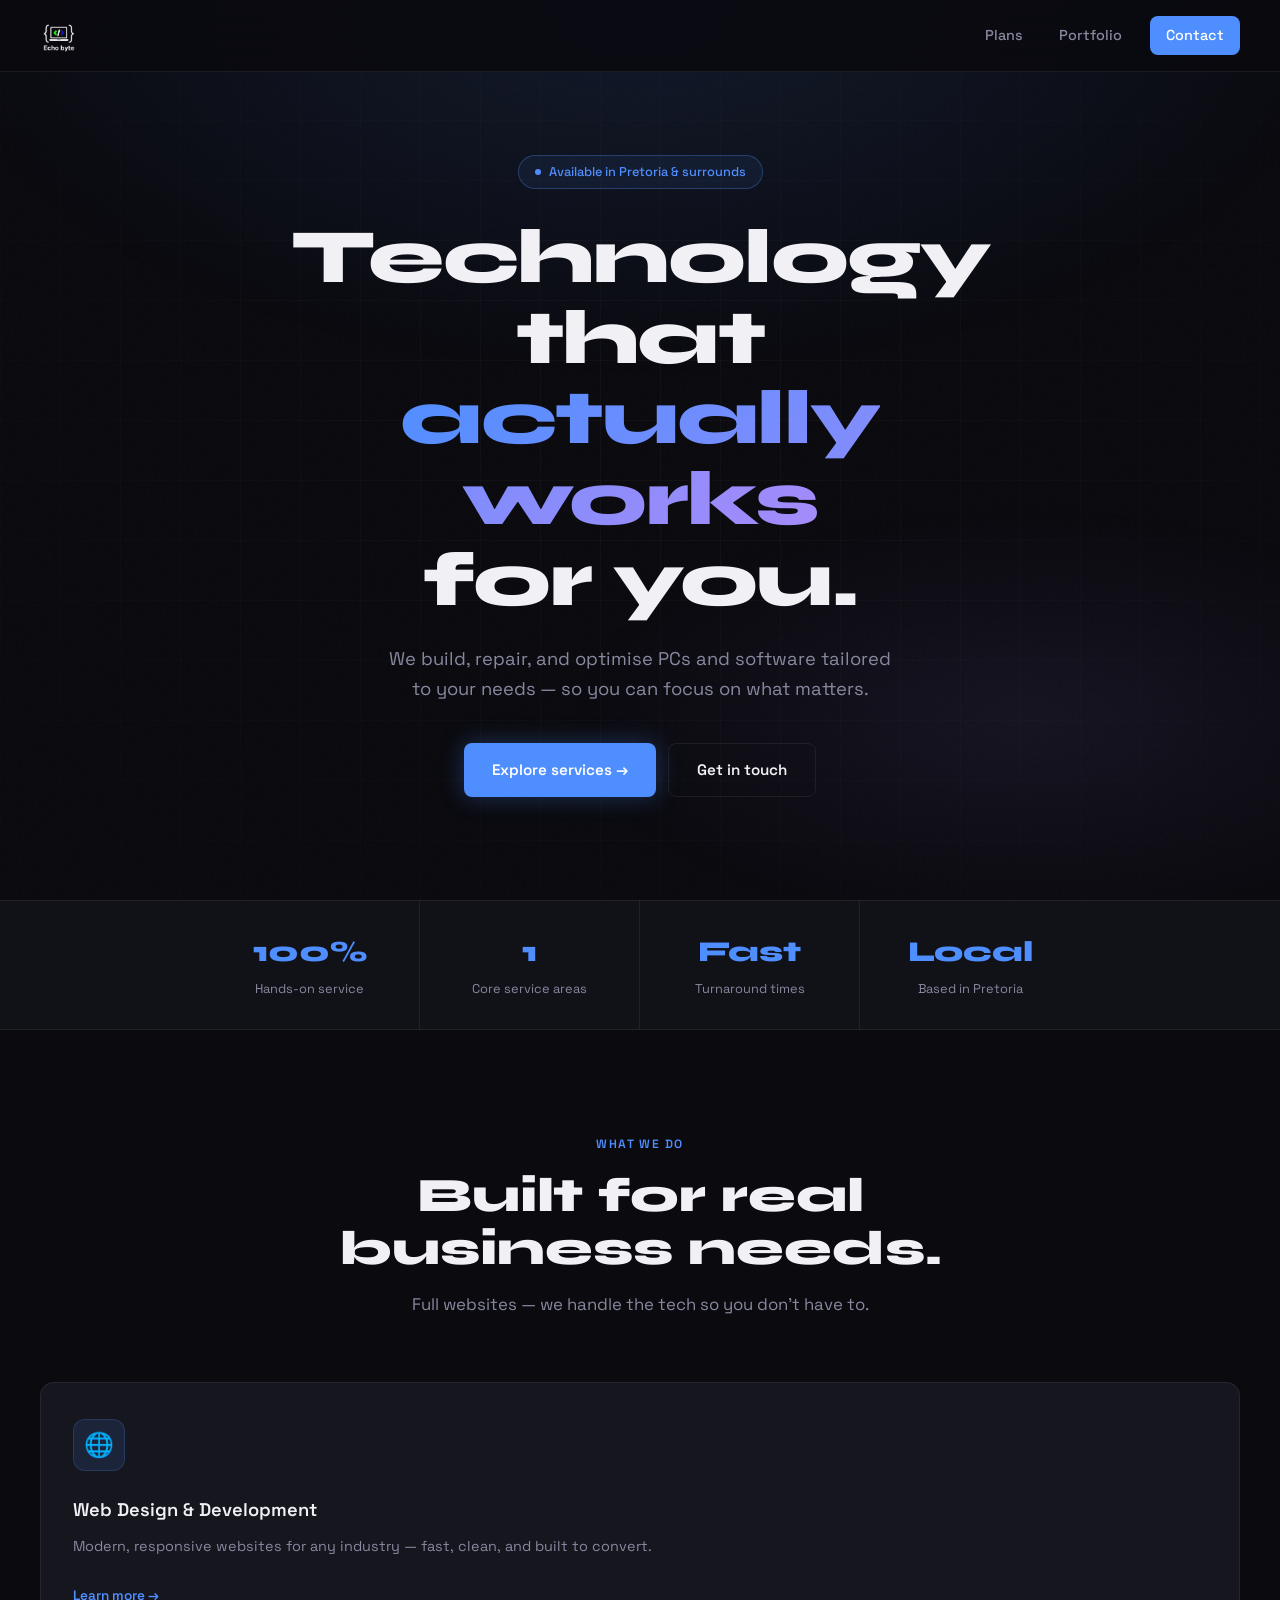
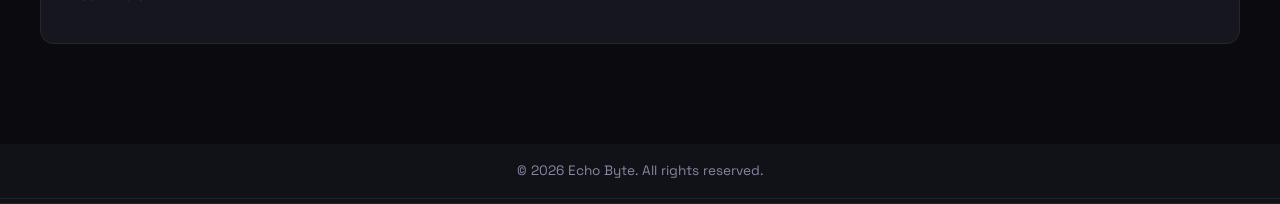
<file: index.html>
<!DOCTYPE html>
<html lang="en">
<head>
  <meta charset="UTF-8">
  <meta name="viewport" content="width=device-width, initial-scale=1.0, viewport-fit=cover">
  <title>Echo Byte — IT Solutions</title>
  <link rel="stylesheet" href="/css/style.css">
</head>
<body>

  <header>
    <a href="/" style="display:flex;align-items:center;gap:10px;">
    <img src="/images/Logo_transparntBG.png" alt="Echo Byte" class="logo-img">
  </a>
    <div class="menu-toggle" id="menuToggle" aria-label="Toggle menu">
      <span></span><span></span><span></span>
    </div>
    <nav id="mainNav">
      <ul>
        <li><a href="/planne/">Plans</a></li>
        <li><a href="/portfolio/" >Portfolio</a></li>
        <li><a href="/kontak/" class="nav-cta">Contact</a></li>
      </ul>
    </nav>
  </header>

  <section class="hero">
    <div class="hero-bg"></div>
    <div class="hero-content">
      <div class="hero-badge fade-in">Available in Pretoria &amp; surrounds</div>
      <h1 class="fade-in fade-in-1">
        Technology that<br><span class="grad">actually works</span><br>for you.
      </h1>
      <p class="fade-in fade-in-2">
        We build, repair, and optimise PCs and software tailored to your needs — so you can focus on what matters.
      </p>
      <div class="hero-actions fade-in fade-in-3">
        <a href="/services/" class="btn btn-primary">Explore services →</a>
        <a href="/kontak/" class="btn btn-ghost">Get in touch</a>
      </div>
    </div>
  </section>

  <div class="stats-bar">
    <div class="stat-item">
      <span class="stat-num">100%</span>
      <span class="stat-label">Hands-on service</span>
    </div>
    <div class="stat-item">
      <span class="stat-num">1</span>
      <span class="stat-label">Core service areas</span>
    </div>
    <div class="stat-item">
      <span class="stat-num">Fast</span>
      <span class="stat-label">Turnaround times</span>
    </div>
    <div class="stat-item">
      <span class="stat-num">Local</span>
      <span class="stat-label">Based in Pretoria</span>
    </div>
  </div>

  <section class="services">
    <div class="services-header">
      <span class="section-tag">What we do</span>
      <h2 class="section-title">Built for real<br>business needs.</h2>
      <p class="section-sub">Full websites — we handle the tech so you don't have to.</p>
    </div>
    <div class="services-grid">
      <div class="service-card fade-in fade-in-2">
        <div class="service-icon">🌐</div>
        <h2>Web Design &amp; Development</h2>
        <p>Modern, responsive websites for any industry — fast, clean, and built to convert.</p>
        <a href="/services/" class="service-link">Learn more →</a>
      </div>
    </div>
  </section>

  <footer class="footer-reveal">

  <div class="footer-preview">
    <p>© 2026 Echo Byte. All rights reserved.</p>
  </div>

  <div class="footer-large">

    <div class="footer-container">

      <div class="footer-brand">
        <img src="/images/Logo_transparntBG.png" alt="Echo Byte" class="footer-logo">

        <p>
          Practical, effective technology solutions designed for individuals
          and businesses that value reliability and simplicity.
        </p>
      </div>

      <div class="footer-column">
        <h3>Navigation</h3>
        <ul>
          <li><a href="/">Home</a></li>
          <li><a href="/about/">About Us</a></li>
          <li><a href="/planne/">Plans</a></li>
          <li><a href="/services/">Services</a></li>
          <li><a href="/kontak/">Contact</a></li>
        </ul>
      </div>

      <div class="footer-column">
        <h3>Legal</h3>
        <ul>
          <li><a href="/privacyagreement/">Privacy Agreement</a></li>
          <li><a href="/TandCs/">Terms & Conditions</a></li>
        </ul>
      </div>

    </div>

  </div>

</footer>
 
<script>
document.addEventListener("DOMContentLoaded", () => {
  const footer = document.querySelector(".footer-reveal");
  if (!footer) return;

  const preview = footer.querySelector(".footer-preview");
  const large = footer.querySelector(".footer-large");
  const safeArea = parseInt(getComputedStyle(document.documentElement).getPropertyValue('--sat') || '0');
const previewH = Math.max(preview ? preview.getBoundingClientRect().height : 60, 60) + safeArea;
  const largeH = large ? large.scrollHeight : 400;
  const totalH = previewH + largeH;

  footer.style.height = previewH + "px";

  let expanded = false;
  let startY = 0;

  const open = () => { expanded = true; footer.style.height = totalH + "px"; };
  const close = () => { expanded = false; footer.style.height = previewH + "px"; };

  const nearBottom = () => {
    const scrollable = document.documentElement.scrollHeight - window.innerHeight;
    if (scrollable <= 0) return true;
    return window.innerHeight + window.scrollY >= document.documentElement.scrollHeight - 10;
  };

  window.addEventListener("wheel", (e) => {
    if (!nearBottom()) return;
    if (e.deltaY > 0 && !expanded) open();
    if (e.deltaY < 0 && expanded) close();
  }, { passive: true });

  window.addEventListener("touchstart", (e) => {
    startY = e.touches[0].clientY;
  }, { passive: true });

  window.addEventListener("touchmove", (e) => {
    if (!nearBottom()) return;
    const diff = startY - e.touches[0].clientY;
    if (diff > 25 && !expanded) open();
    if (diff < -25 && expanded) close();
  }, { passive: true });
});
</script>

<script>
const toggle = document.getElementById("menuToggle");
const nav = document.getElementById("mainNav");

toggle.addEventListener("click", () => {
  nav.classList.toggle("open");
  toggle.classList.toggle("active");
});
</script>
</body>
</html>
</file>
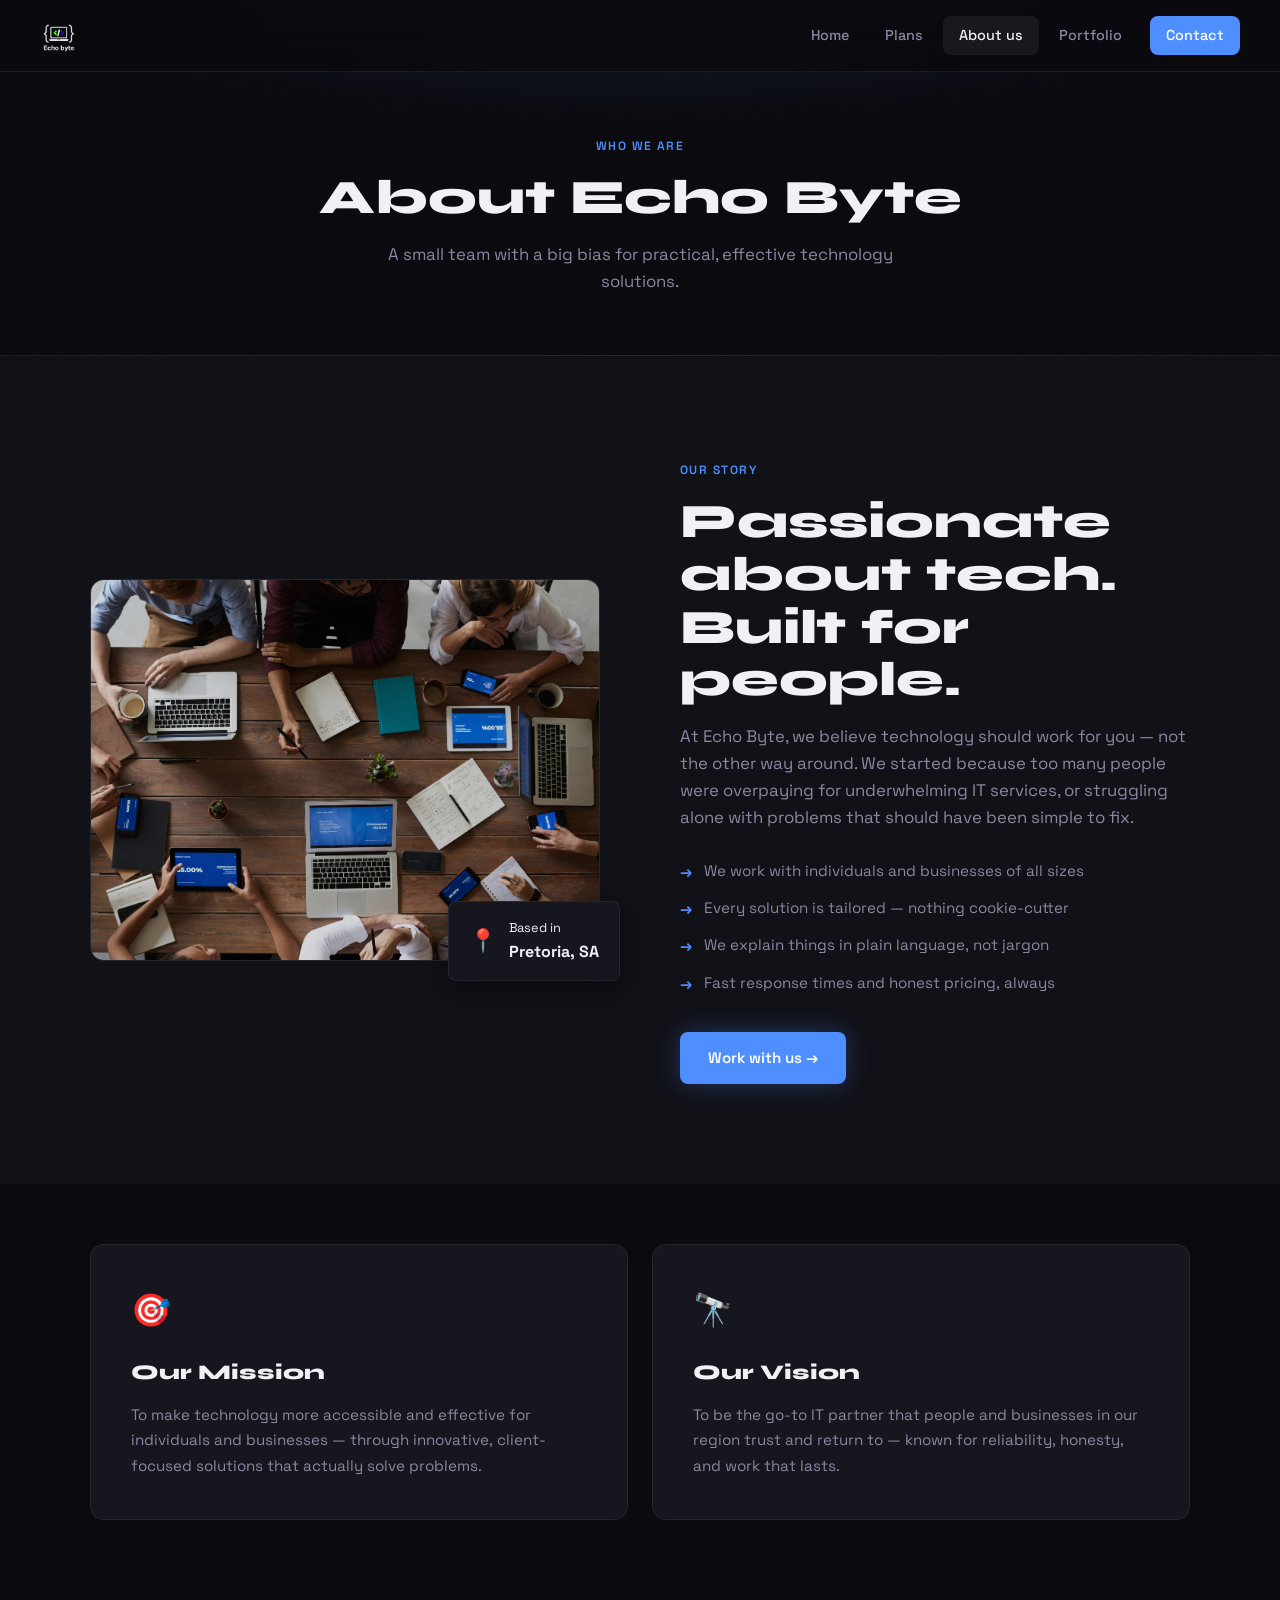
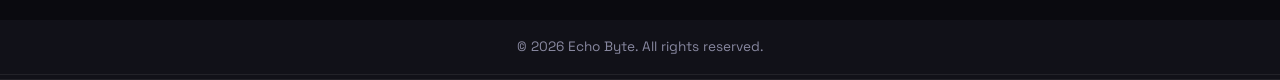
<file: about/index.html>
<!DOCTYPE html>
<html lang="en">
<head>
  <meta charset="UTF-8">
  <meta name="viewport" content="width=device-width, initial-scale=1.0, viewport-fit=cover">
  <title>About Us — Echo Byte</title>
  <link rel="stylesheet" href="/css/style.css">
</head>

<body>

  <header>
    <a href="/" style="display:flex;align-items:center;gap:10px;">
    <img src="/images/Logo_transparntBG.png" alt="Echo Byte" class="logo-img">
  </a>
    <div class="menu-toggle" id="menuToggle" aria-label="Toggle menu">
      <span></span><span></span><span></span>
    </div>
    <nav id="mainNav">
      <ul>
        <li><a href="/">Home</a></li>
        <li><a href="/planne/">Plans</a></li>
        <li><a href="/about/" class="active">About us</a></li>
        <li><a href="/portfolio/">Portfolio</a></li>
        <li><a href="/kontak/" class="nav-cta">Contact</a></li>
      </ul>
    </nav>
  </header>

  <div class="page-hero">
    <span class="section-tag fade-in">Who we are</span>
    <h1 class="section-title fade-in fade-in-1">About Echo Byte</h1>
    <p class="section-sub fade-in fade-in-2">A small team with a big bias for practical, effective technology solutions.</p>
  </div>

  <section class="about">
    <div class="about-inner">

      <div class="about-visual fade-in">
        <div class="about-img-wrap">
          <img src="/images/teamwork.jpg" alt="Echo Byte team">
        </div>
        <div class="about-float">
          <div class="about-float-icon">📍</div>
          <div class="about-float-text">
            <span>Based in</span>
            <strong>Pretoria, SA</strong>
          </div>
        </div>
      </div>

      <div class="about-content fade-in fade-in-2">
        <span class="section-tag">Our story</span>
        <h2 class="section-title">Passionate about tech.<br>Built for people.</h2>
        <p class="section-sub" style="margin-bottom: 28px;">
          At Echo Byte, we believe technology should work for you — not the other way around. We started because too many people were overpaying for underwhelming IT services, or struggling alone with problems that should have been simple to fix.
        </p>
        <ul class="about-list">
          <li>We work with individuals and businesses of all sizes</li>
          <li>Every solution is tailored — nothing cookie-cutter</li>
          <li>We explain things in plain language, not jargon</li>
          <li>Fast response times and honest pricing, always</li>
        </ul>
        <a href="/kontak/" class="btn btn-primary">Work with us →</a>
      </div>

    </div>
  </section>

  <section class="mv-section">
    <div class="mv-grid">

      <div class="mv-card fade-in">
        <div class="mv-icon">🎯</div>
        <h3 class="mv-title">Our Mission</h3>
        <p class="mv-body">
          To make technology more accessible and effective for individuals and businesses — through innovative, client-focused solutions that actually solve problems.
        </p>
      </div>

      <div class="mv-card fade-in fade-in-1">
        <div class="mv-icon">🔭</div>
        <h3 class="mv-title">Our Vision</h3>
        <p class="mv-body">
          To be the go-to IT partner that people and businesses in our region trust and return to — known for reliability, honesty, and work that lasts.
        </p>
      </div>

    </div>
  </section>

 <footer class="footer-reveal">

  <div class="footer-preview">
    <p>© 2026 Echo Byte. All rights reserved.</p>
  </div>

  <div class="footer-large">

    <div class="footer-container">

      <div class="footer-brand">
        <img src="/images/Logo_transparntBG.png" alt="Echo Byte" class="footer-logo">

        <p>
          Practical, effective technology solutions designed for individuals
          and businesses that value reliability and simplicity.
        </p>
      </div>

      <div class="footer-column">
        <h3>Navigation</h3>
        <ul>
          <li><a href="/">Home</a></li>
          <li><a href="/about/">About Us</a></li>
          <li><a href="/planne/">Plans</a></li>
          <li><a href="/services/">Services</a></li>
          <li><a href="/kontak/">Contact</a></li>
        </ul>
      </div>

      <div class="footer-column">
        <h3>Legal</h3>
        <ul>
          <li><a href="/privacyagreement/">Privacy Agreement</a></li>
          <li><a href="/TandCs/">Terms & Conditions</a></li>
        </ul>
      </div>

    </div>

  </div>

</footer>
 
<script>
document.addEventListener("DOMContentLoaded", () => {
  const footer = document.querySelector(".footer-reveal");
  if (!footer) return;

  const preview = footer.querySelector(".footer-preview");
  const large = footer.querySelector(".footer-large");
  const safeArea = parseInt(getComputedStyle(document.documentElement).getPropertyValue('--sat') || '0');
const previewH = Math.max(preview ? preview.getBoundingClientRect().height : 60, 60) + safeArea;
  const largeH = large ? large.scrollHeight : 400;
  const totalH = previewH + largeH;

  footer.style.height = previewH + "px";

  let expanded = false;
  let startY = 0;

  const open = () => { expanded = true; footer.style.height = totalH + "px"; };
  const close = () => { expanded = false; footer.style.height = previewH + "px"; };

  const nearBottom = () => {
    const scrollable = document.documentElement.scrollHeight - window.innerHeight;
    if (scrollable <= 0) return true;
    return window.innerHeight + window.scrollY >= document.documentElement.scrollHeight - 10;
  };

  window.addEventListener("wheel", (e) => {
    if (!nearBottom()) return;
    if (e.deltaY > 0 && !expanded) open();
    if (e.deltaY < 0 && expanded) close();
  }, { passive: true });

  window.addEventListener("touchstart", (e) => {
    startY = e.touches[0].clientY;
  }, { passive: true });

  window.addEventListener("touchmove", (e) => {
    if (!nearBottom()) return;
    const diff = startY - e.touches[0].clientY;
    if (diff > 25 && !expanded) open();
    if (diff < -25 && expanded) close();
  }, { passive: true });
});
</script>

<script>
const toggle = document.getElementById("menuToggle");
const nav = document.getElementById("mainNav");

toggle.addEventListener("click", () => {
  nav.classList.toggle("open");
  toggle.classList.toggle("active");
});
</script>

</body>
</html>
</file>
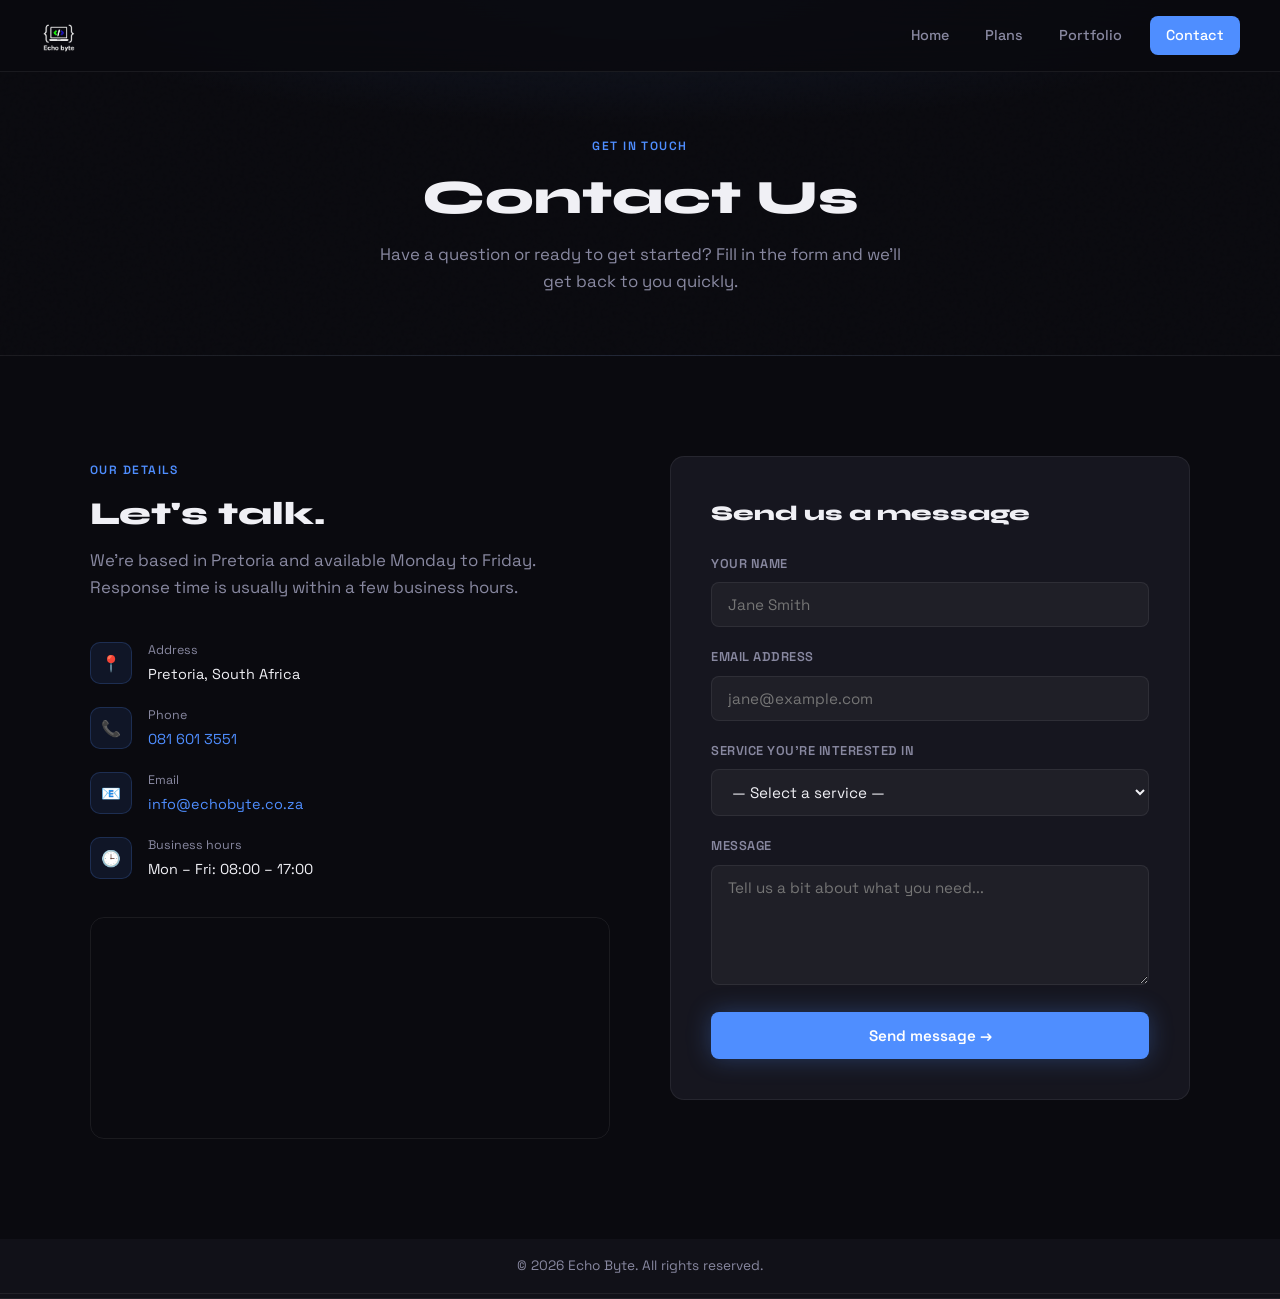
<file: kontak/index.html>
<!DOCTYPE html>
<html lang="en">
<head>
  <meta charset="UTF-8">
  <meta name="viewport" content="width=device-width, initial-scale=1.0, viewport-fit=cover">
  <title>Contact — Echo Byte</title>
  <link rel="stylesheet" href="/css/style.css">
</head>
<body>

  <header>
    <a href="/" style="display:flex;align-items:center;gap:10px;">
    <img src="/images/Logo_transparntBG.png" alt="Echo Byte" class="logo-img">
  </a>
    <div class="menu-toggle" id="menuToggle" aria-label="Toggle menu">
      <span></span><span></span><span></span>
    </div>
    <nav id="mainNav">
      <ul>
        <li><a href="/">Home</a></li>
        <li><a href="/planne/">Plans</a></li>
        <li><a href="/portfolio/" >Portfolio</a></li>
        <li><a href="/kontak/" class="active nav-cta">Contact</a></li>
      </ul>
    </nav>
  </header>

  <div class="page-hero">
    <span class="section-tag fade-in">Get in touch</span>
    <h1 class="section-title fade-in fade-in-1">Contact Us</h1>
    <p class="section-sub fade-in fade-in-2">Have a question or ready to get started? Fill in the form and we'll get back to you quickly.</p>
  </div>

  <section class="contact">
    <div class="contact-inner">

      <div class="fade-in">
        <div class="contact-header">
          <span class="section-tag">Our details</span>
          <h2 class="section-title" style="font-size: 2rem;">Let's talk.</h2>
          <p class="section-sub">We're based in Pretoria and available Monday to Friday. Response time is usually within a few business hours.</p>
        </div>

        <div class="contact-details">
          <div class="contact-detail">
            <div class="contact-detail-icon">📍</div>
            <div class="contact-detail-text">
              <span>Address</span>
              Pretoria, South Africa
            </div>
          </div>
          <div class="contact-detail">
            <div class="contact-detail-icon">📞</div>
            <div class="contact-detail-text">
              <span>Phone</span>
              <a href="tel:0816013551" style="color: var(--accent);">081 601 3551</a>
            </div>
          </div>
          <div class="contact-detail">
  <div class="contact-detail-icon">📧</div>

  <div class="contact-detail-text">
    <span>Email</span>
    <div style="display:flex; gap:10px; align-items:center;">
      <a href="mailto:info@echobyte.co.za?subject=Website%20Enquiry" style="color: var(--accent);">
        info@echobyte.co.za
      </a>
    </div>

  </div>
</div>
          <div class="contact-detail">
            <div class="contact-detail-icon">🕒</div>
            <div class="contact-detail-text">
              <span>Business hours</span>
              Mon – Fri: 08:00 – 17:00
            </div>
          </div>
        </div>

        <div style="margin-top: 36px; border-radius: var(--radius); overflow: hidden; border: 1px solid var(--border);">
          <iframe
            src="https://www.google.com/maps/embed?pb=!1m14!1m8!1m3!1d8551.96015011397!2d28.25247287175837!3d-25.682685198968844!3m2!1i1024!2i768!4f13.1!3m3!1m2!1s0x1ebfdfd0df879b63%3A0x74f209279f297a8c!2sComputer%20Mania%20Kolonnade%20Shopping%20Centre!5e0!3m2!1sen!2sza!4v1775481561170!5m2!1sen!2sza"
            width="100%" height="220"
            style="border:0; display:block; filter: grayscale(0.3);"
            allowfullscreen loading="lazy"
            referrerpolicy="no-referrer-when-downgrade">
          </iframe>
        </div>
      </div>

      <div class="contact-form fade-in fade-in-2">
        <h3 style="font-family:'Syne',sans-serif; font-size:1.3rem; font-weight:800; margin-bottom:24px;">Send us a message</h3>

        <div class="form-group">
          <label for="name">Your name</label>
          <input type="text" id="name" name="name" placeholder="Jane Smith" required>
        </div>

        <div class="form-group">
          <label for="email">Email address</label>
          <input type="email" id="email" name="email" placeholder="jane@example.com" required>
        </div>

        <div class="form-group">
          <label for="service">Service you're interested in</label>
          <select id="service" name="service">
            <option value="">— Select a service —</option>
            <option>PC Build &amp; Upgrade</option>
            <option>Software Development</option>
            <option>Web Design &amp; Development</option>
            <option>IT Support &amp; Maintenance</option>
            <option>Something else</option>
          </select>
        </div>

        <div class="form-group">
          <label for="message">Message</label>
          <textarea id="message" name="message" placeholder="Tell us a bit about what you need..." required></textarea>
        </div>

        <button type="button" class="btn btn-primary" style="width:100%; justify-content:center;" onclick="handleSubmit(this)">
          Send message →
        </button>

        <p id="form-feedback" style="margin-top:14px; font-size:0.85rem; color:var(--muted); text-align:center; display:none;"></p>
      </div>

    </div>
  </section>

 <footer class="footer-reveal">

  <div class="footer-preview">
    <p>© 2026 Echo Byte. All rights reserved.</p>
  </div>

  <div class="footer-large">

    <div class="footer-container">

      <div class="footer-brand">
        <img src="/images/Logo_transparntBG.png" alt="Echo Byte" class="footer-logo">

        <p>
          Practical, effective technology solutions designed for individuals
          and businesses that value reliability and simplicity.
        </p>
      </div>

      <div class="footer-column">
        <h3>Navigation</h3>
        <ul>
          <li><a href="/">Home</a></li>
          <li><a href="/about/">About Us</a></li>
          <li><a href="/planne/">Plans</a></li>
          <li><a href="/services/">Services</a></li>
          <li><a href="/kontak/">Contact</a></li>
        </ul>
      </div>

      <div class="footer-column">
        <h3>Legal</h3>
        <ul>
          <li><a href="/privacyagreement/">Privacy Agreement</a></li>
          <li><a href="/TandCs/">Terms & Conditions</a></li>
        </ul>
      </div>

    </div>

  </div>

</footer>
 
<script>
document.addEventListener("DOMContentLoaded", () => {
  const footer = document.querySelector(".footer-reveal");
  if (!footer) return;

  const preview = footer.querySelector(".footer-preview");
  const large = footer.querySelector(".footer-large");
  const safeArea = parseInt(getComputedStyle(document.documentElement).getPropertyValue('--sat') || '0');
const previewH = Math.max(preview ? preview.getBoundingClientRect().height : 60, 60) + safeArea;
  const largeH = large ? large.scrollHeight : 400;
  const totalH = previewH + largeH;

  footer.style.height = previewH + "px";

  let expanded = false;
  let startY = 0;

  const open = () => { expanded = true; footer.style.height = totalH + "px"; };
  const close = () => { expanded = false; footer.style.height = previewH + "px"; };

  const nearBottom = () => {
    const scrollable = document.documentElement.scrollHeight - window.innerHeight;
    if (scrollable <= 0) return true;
    return window.innerHeight + window.scrollY >= document.documentElement.scrollHeight - 10;
  };

  window.addEventListener("wheel", (e) => {
    if (!nearBottom()) return;
    if (e.deltaY > 0 && !expanded) open();
    if (e.deltaY < 0 && expanded) close();
  }, { passive: true });

  window.addEventListener("touchstart", (e) => {
    startY = e.touches[0].clientY;
  }, { passive: true });

  window.addEventListener("touchmove", (e) => {
    if (!nearBottom()) return;
    const diff = startY - e.touches[0].clientY;
    if (diff > 25 && !expanded) open();
    if (diff < -25 && expanded) close();
  }, { passive: true });
});
</script>

<script>
const toggle = document.getElementById("menuToggle");
const nav = document.getElementById("mainNav");

toggle.addEventListener("click", () => {
  nav.classList.toggle("open");
  toggle.classList.toggle("active");
});
</script>
</body>
</html>
</file>
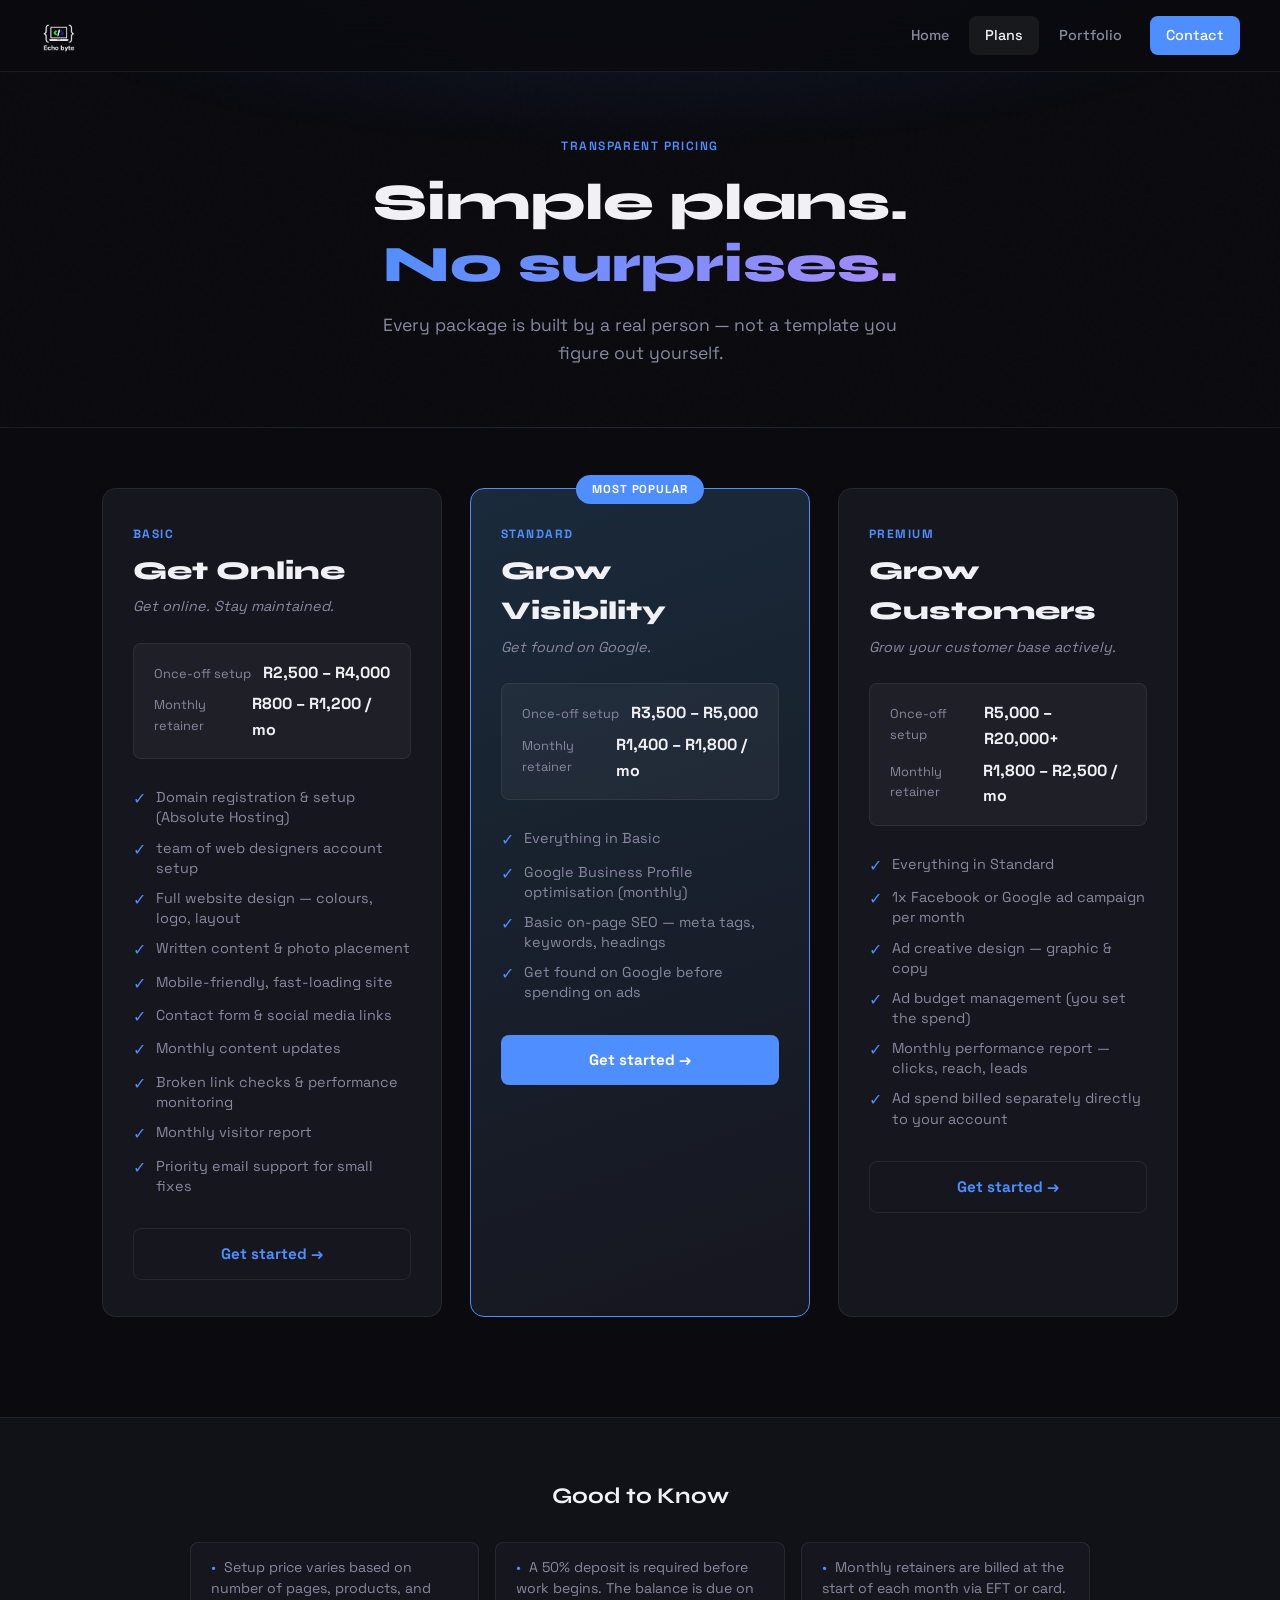
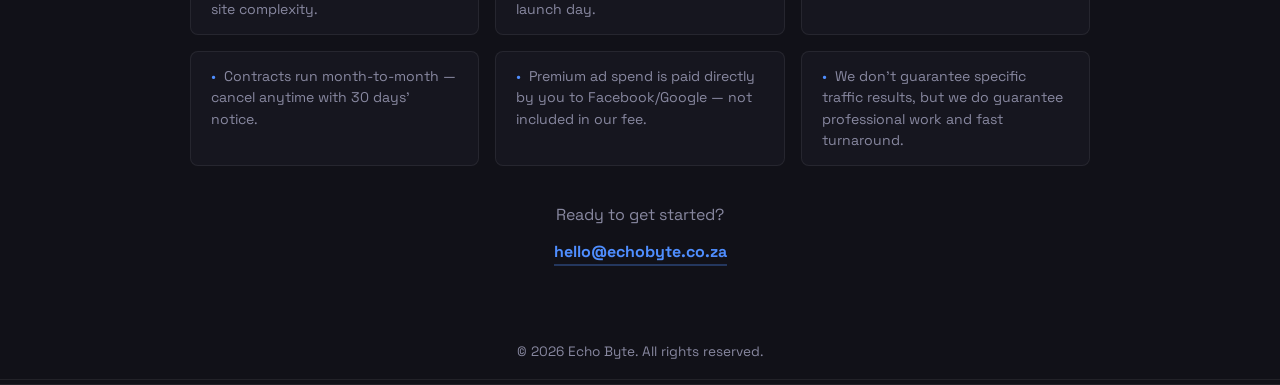
<file: planne/index.html>
<!DOCTYPE html>
<html lang="en">
<head>
  <meta charset="UTF-8">
  <meta name="viewport" content="width=device-width, initial-scale=1.0, viewport-fit=cover">
  <title>Plans & Pricing — Echo Byte</title>
  <link rel="stylesheet" href="/css/style.css">
</head>
<body>

  <header>
    <a href="/" style="display:flex;align-items:center;gap:10px;">
    <img src="/images/Logo_transparntBG.png" alt="Echo Byte" class="logo-img">
  </a>
    <div class="menu-toggle" id="menuToggle" aria-label="Toggle menu">
      <span></span><span></span><span></span>
    </div>
    <nav id="mainNav">
      <ul>
        <li><a href="/">Home</a></li>
        <li><a href="/planne/" class="active">Plans</a></li>
        <li><a href="/portfolio/" >Portfolio</a></li>
        <li><a href="/kontak/" class="nav-cta">Contact</a></li>
      </ul>
    </nav>
  </header>

  <section class="plans-hero">
    <span class="section-tag fade-in">Transparent pricing</span>
    <h1 class="fade-in fade-in-1">Simple plans.<br><span class="grad">No surprises.</span></h1>
    <p class="fade-in fade-in-2">Every package is built by a real person — not a template you figure out yourself.</p>
  </section>

  <section class="pricing-section">
    <div class="pricing-grid">

      <!-- BASIC -->
      <div class="plan-card fade-in">
        <div class="plan-tier">Basic</div>
        <div class="plan-name">Get Online</div>
        <div class="plan-tagline">Get online. Stay maintained.</div>
        <div class="plan-price-block">
          <div class="plan-price-row">
            <span class="price-label">Once-off setup</span>
            <span class="price-value">R2,500 – R4,000</span>
          </div>
          <div class="plan-price-row">
            <span class="price-label">Monthly retainer</span>
            <span class="price-value">R800 – R1,200 / mo</span>
          </div>
        </div>
        <ul class="plan-features">
          <li><span class="check">✓</span> Domain registration &amp; setup (Absolute Hosting)</li>
          <li><span class="check">✓</span> team of web designers account setup</li>
          <li><span class="check">✓</span> Full website design — colours, logo, layout</li>
          <li><span class="check">✓</span> Written content &amp; photo placement</li>
          <li><span class="check">✓</span> Mobile-friendly, fast-loading site</li>
          <li><span class="check">✓</span> Contact form &amp; social media links</li>
          <li><span class="check">✓</span> Monthly content updates</li>
          <li><span class="check">✓</span> Broken link checks &amp; performance monitoring</li>
          <li><span class="check">✓</span> Monthly visitor report</li>
          <li><span class="check">✓</span> Priority email support for small fixes</li>
        </ul>
          <a href="/kontak/" class="plan-cta">Get started →</a>
      </div>

      <!-- STANDARD -->
      <div class="plan-card featured fade-in fade-in-1">
        <div class="plan-badge">Most Popular</div>
        <div class="plan-tier">Standard</div>
        <div class="plan-name">Grow Visibility</div>
        <div class="plan-tagline">Get found on Google.</div>
        <div class="plan-price-block">
          <div class="plan-price-row">
            <span class="price-label">Once-off setup</span>
            <span class="price-value">R3,500 – R5,000</span>
          </div>
          <div class="plan-price-row">
            <span class="price-label">Monthly retainer</span>
            <span class="price-value">R1,400 – R1,800 / mo</span>
          </div>
        </div>
        <ul class="plan-features">
          <li><span class="check">✓</span> Everything in Basic</li>
          <li><span class="check">✓</span> Google Business Profile optimisation (monthly)</li>
          <li><span class="check">✓</span> Basic on-page SEO — meta tags, keywords, headings</li>
          <li><span class="check">✓</span> Get found on Google before spending on ads</li>
        </ul>
        <a href="/kontak/" class="plan-cta">Get started →</a>
      </div>

      <!-- PREMIUM -->
      <div class="plan-card fade-in fade-in-2">
        <div class="plan-tier">Premium</div>
        <div class="plan-name">Grow Customers</div>
        <div class="plan-tagline">Grow your customer base actively.</div>
        <div class="plan-price-block">
          <div class="plan-price-row">
            <span class="price-label">Once-off setup</span>
            <span class="price-value">R5,000 – R20,000+</span>
          </div>
          <div class="plan-price-row">
            <span class="price-label">Monthly retainer</span>
            <span class="price-value">R1,800 – R2,500 / mo</span>
          </div>
        </div>
        <ul class="plan-features">
          <li><span class="check">✓</span> Everything in Standard</li>
          <li><span class="check">✓</span> 1x Facebook or Google ad campaign per month</li>
          <li><span class="check">✓</span> Ad creative design — graphic &amp; copy</li>
          <li><span class="check">✓</span> Ad budget management (you set the spend)</li>
          <li><span class="check">✓</span> Monthly performance report — clicks, reach, leads</li>
          <li><span class="check">✓</span> Ad spend billed separately directly to your account</li>
        </ul>
        <a href="/kontak/" class="plan-cta">Get started →</a>
      </div>

    </div>
  </section>

  <section class="good-to-know">
    <h2>Good to Know</h2>
    <div class="notes-grid">
      <div class="note-item">Setup price varies based on number of pages, products, and site complexity.</div>
      <div class="note-item">A 50% deposit is required before work begins. The balance is due on launch day.</div>
      <div class="note-item">Monthly retainers are billed at the start of each month via EFT or card.</div>
      <div class="note-item">Contracts run month-to-month — cancel anytime with 30 days' notice.</div>
      <div class="note-item">Premium ad spend is paid directly by you to Facebook/Google — not included in our fee.</div>
      <div class="note-item">We don't guarantee specific traffic results, but we do guarantee professional work and fast turnaround.</div>
    </div>
    <p style="color: var(--muted); margin-bottom: 12px;">Ready to get started?</p>
    <a href="mailto:hello@echobyte.co.za" class="cta-email">hello@echobyte.co.za</a>
  </section>

 <footer class="footer-reveal">

  <div class="footer-preview">
    <p>© 2026 Echo Byte. All rights reserved.</p>
  </div>

  <div class="footer-large">

    <div class="footer-container">

      <div class="footer-brand">
        <img src="/images/Logo_transparntBG.png" alt="Echo Byte" class="footer-logo">

        <p>
          Practical, effective technology solutions designed for individuals
          and businesses that value reliability and simplicity.
        </p>
      </div>

      <div class="footer-column">
        <h3>Navigation</h3>
        <ul>
          <li><a href="/">Home</a></li>
          <li><a href="/about/">About Us</a></li>
          <li><a href="/planne/">Plans</a></li>
          <li><a href="/services/">Services</a></li>
          <li><a href="/kontak/">Contact</a></li>
        </ul>
      </div>

      <div class="footer-column">
        <h3>Legal</h3>
        <ul>
          <li><a href="/privacyagreement/">Privacy Agreement</a></li>
          <li><a href="/TandCs/">Terms & Conditions</a></li>
        </ul>
      </div>

    </div>

  </div>

</footer>
 
<script>
document.addEventListener("DOMContentLoaded", () => {
  const footer = document.querySelector(".footer-reveal");
  if (!footer) return;

  const preview = footer.querySelector(".footer-preview");
  const large = footer.querySelector(".footer-large");
  const safeArea = parseInt(getComputedStyle(document.documentElement).getPropertyValue('--sat') || '0');
const previewH = Math.max(preview ? preview.getBoundingClientRect().height : 60, 60) + safeArea;
  const largeH = large ? large.scrollHeight : 400;
  const totalH = previewH + largeH;

  footer.style.height = previewH + "px";

  let expanded = false;
  let startY = 0;

  const open = () => { expanded = true; footer.style.height = totalH + "px"; };
  const close = () => { expanded = false; footer.style.height = previewH + "px"; };

  const nearBottom = () => {
    const scrollable = document.documentElement.scrollHeight - window.innerHeight;
    if (scrollable <= 0) return true;
    return window.innerHeight + window.scrollY >= document.documentElement.scrollHeight - 10;
  };

  window.addEventListener("wheel", (e) => {
    if (!nearBottom()) return;
    if (e.deltaY > 0 && !expanded) open();
    if (e.deltaY < 0 && expanded) close();
  }, { passive: true });

  window.addEventListener("touchstart", (e) => {
    startY = e.touches[0].clientY;
  }, { passive: true });

  window.addEventListener("touchmove", (e) => {
    if (!nearBottom()) return;
    const diff = startY - e.touches[0].clientY;
    if (diff > 25 && !expanded) open();
    if (diff < -25 && expanded) close();
  }, { passive: true });
});
</script>

<script>
const toggle = document.getElementById("menuToggle");
const nav = document.getElementById("mainNav");

toggle.addEventListener("click", () => {
  nav.classList.toggle("open");
  toggle.classList.toggle("active");
});
</script>
</body>
</html>
</file>
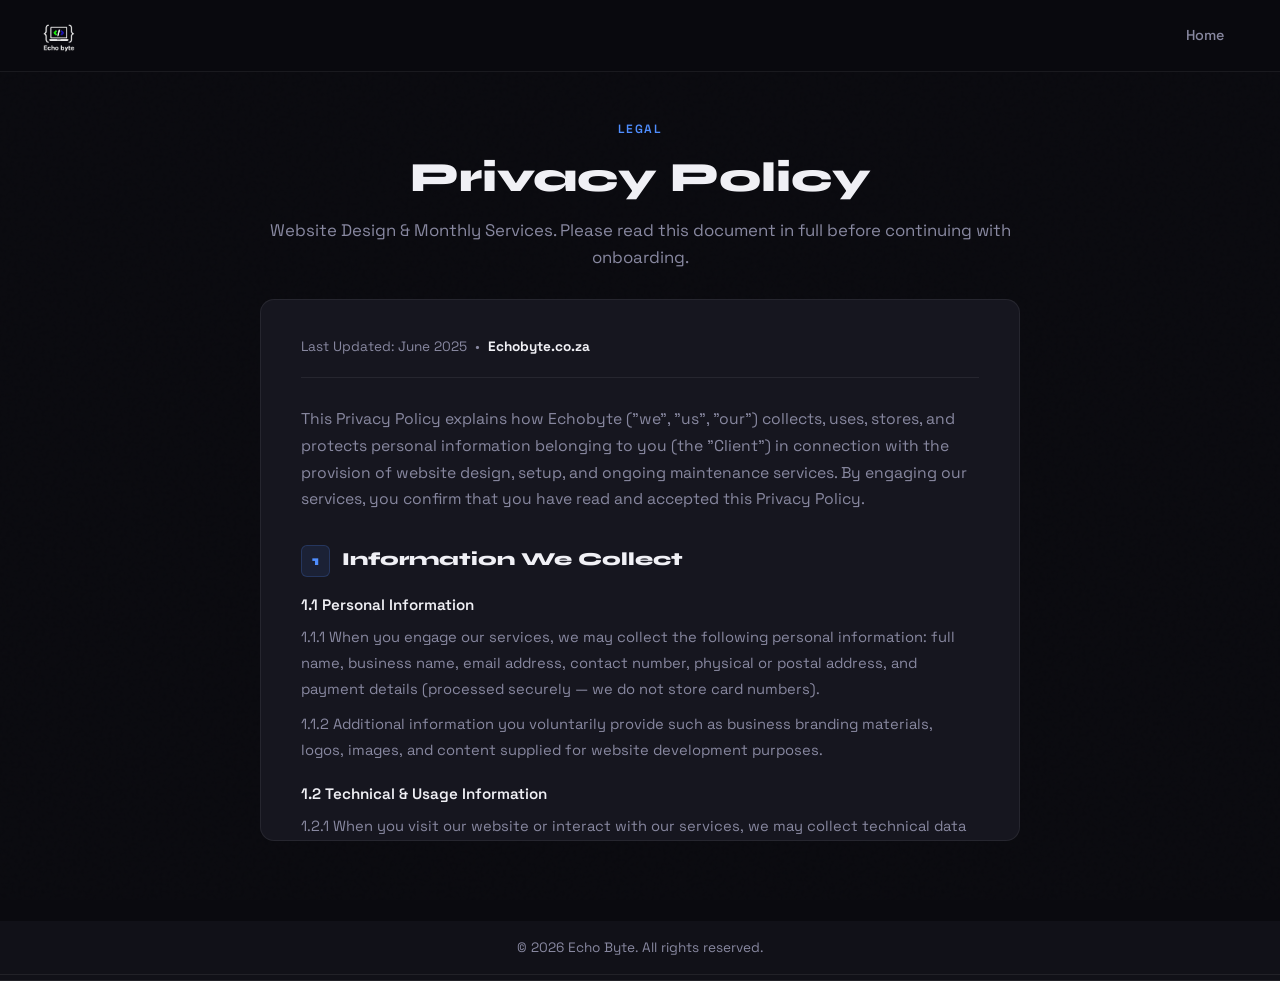
<file: privacyagreement/index.html>
<!DOCTYPE html>
<html lang="en">
<head>
<meta charset="UTF-8">
<meta name="viewport" content="width=device-width, initial-scale=1.0, viewport-fit=cover">
<title>Privacy Policy — Echobyte</title>
<link rel="stylesheet" href="/css/style.css">
</head>
<body>

<header>
 <a href="/" style="display:flex;align-items:center;gap:10px;">
    <img src="/images/Logo_transparntBG.png" alt="Echo Byte" class="logo-img">
  </a>
  <nav>
    <ul>
      <li><a href="/">Home</a></li>
    </ul>
  </nav>
</header>

<main class="legal-page">
  <div class="legal-wrap">

    <div class="legal-header fade-in">
      <span class="section-tag">Legal</span>
      <h1 class="section-title">Privacy Policy</h1>
      <p class="section-sub">Website Design &amp; Monthly Services. Please read this document in full before continuing with onboarding.</p>
    </div>

    <div class="legal-card fade-in fade-in-1">
      <div class="legal-scroll" id="legalScroll">

        <div class="legal-meta">
          Last Updated: June 2025 &nbsp;•&nbsp; <strong>Echobyte.co.za</strong>
        </div>

        <p class="legal-intro">
          This Privacy Policy explains how Echobyte ("we", "us", "our") collects, uses, stores, and protects personal information belonging to you (the "Client") in connection with the provision of website design, setup, and ongoing maintenance services. By engaging our services, you confirm that you have read and accepted this Privacy Policy.
        </p>

        <!-- 1. Information We Collect -->
        <div class="legal-section">
          <div class="legal-section-head">
            <span class="legal-num">1</span>
            <h2>Information We Collect</h2>
          </div>

          <div class="legal-sub">
            <h3>1.1 Personal Information</h3>
            <p>1.1.1 When you engage our services, we may collect the following personal information: full name, business name, email address, contact number, physical or postal address, and payment details (processed securely — we do not store card numbers).</p>
            <p>1.1.2 Additional information you voluntarily provide such as business branding materials, logos, images, and content supplied for website development purposes.</p>
          </div>

          <div class="legal-sub">
            <h3>1.2 Technical &amp; Usage Information</h3>
            <p>1.2.1 When you visit our website or interact with our services, we may collect technical data including IP address, browser type, device type, and pages visited.</p>
            <p>1.2.2 This information is collected automatically via cookies or similar tracking technologies and is used solely to improve our service delivery.</p>
          </div>

          <div class="legal-sub">
            <h3>1.3 Third-Party Platform Data</h3>
            <p>1.3.1 Where we manage services such as Google Ads (Premium Tier) on your behalf, we may access performance data and account information within those platforms as necessary to deliver the agreed service.</p>
            <p>1.3.2 We do not collect or retain third-party platform credentials beyond what is operationally required.</p>
          </div>
        </div>

        <!-- 2. How We Use Your Information -->
        <div class="legal-section">
          <div class="legal-section-head">
            <span class="legal-num">2</span>
            <h2>How We Use Your Information</h2>
          </div>

          <div class="legal-sub">
            <h3>2.1 Service Delivery</h3>
            <p>2.1.1 Your personal information is primarily used to deliver the services outlined in our Terms &amp; Conditions — including website design, setup, and ongoing maintenance.</p>
            <p>2.1.2 We use your contact details to communicate project updates, invoices, revision requests, and monthly maintenance reports.</p>
            <p>2.1.3 Payment information is used solely for billing purposes and is processed via secure third-party payment gateways (EFT or Stripe).</p>
          </div>

          <div class="legal-sub">
            <h3>2.2 Account &amp; Platform Management</h3>
            <p>2.2.1 Where applicable, we use your information to register domain names (via Absolute Hosting) and platform accounts (via team of web designers hosting providers) in your name.</p>
            <p>2.2.2 For Premium Tier clients, we use account access credentials to manage and optimise Google Ads campaigns on your behalf.</p>
          </div>

          <div class="legal-sub">
            <h3>2.3 Legal &amp; Administrative Purposes</h3>
            <p>2.3.1 We may use your information to comply with applicable South African laws and regulations, including the Protection of Personal Information Act, 2013 (POPIA).</p>
            <p>2.3.2 In the event of non-payment or breach of our Terms &amp; Conditions, we may use your personal information to pursue legal remedies or debt collection.</p>
          </div>

          <div class="legal-callout">
            <strong>Note:</strong> We do not sell, rent, or trade your personal information to any third parties for marketing purposes.
          </div>
        </div>

        <!-- 3. Legal Basis for Processing -->
        <div class="legal-section">
          <div class="legal-section-head">
            <span class="legal-num">3</span>
            <h2>Legal Basis for Processing (POPIA Compliance)</h2>
          </div>

          <div class="legal-sub">
            <h3>3.1 Grounds for Processing</h3>
            <p>3.1.1 We process your personal information on the following lawful grounds as defined by the Protection of Personal Information Act, 2013 (POPIA):</p>
            <p>3.1.2 Contractual necessity — processing is required to fulfil our obligations under the service agreement with you.</p>
            <p>3.1.3 Legitimate interest — we may process certain data to protect our business interests, provided this does not override your rights.</p>
            <p>3.1.4 Legal obligation — we may be required to process your data to comply with applicable South African law.</p>
            <p>3.1.5 Consent — where we request consent for any specific processing activity, you retain the right to withdraw that consent at any time.</p>
          </div>
        </div>

        <!-- 4. Data Sharing & Third Parties -->
        <div class="legal-section">
          <div class="legal-section-head">
            <span class="legal-num">4</span>
            <h2>Data Sharing &amp; Third Parties</h2>
          </div>

          <div class="legal-sub">
            <h3>4.1 Service Providers</h3>
            <p>4.1.1 We may share limited personal information with trusted third-party service providers strictly for the purpose of delivering our services. These include:</p>
            <ul>
              <li>Absolute Hosting — for domain registration</li>
              <li>team of web designers hosting providers — for website hosting</li>
              <li>Stripe — for payment processing</li>
              <li>Google — for Ads management (Premium Tier clients)</li>
            </ul>
            <p>4.1.2 These third parties operate under their own privacy policies and are governed by their respective terms. Echobyte is not responsible for the data practices of these platforms.</p>
          </div>

          <div class="legal-sub">
            <h3>4.2 Legal Disclosure</h3>
            <p>4.2.1 We may disclose your personal information where required to do so by law, court order, or at the request of a lawful authority.</p>
            <p>4.2.2 We will notify you of any such disclosure where it is legally permissible to do so.</p>
          </div>

          <div class="legal-sub">
            <h3>4.3 Data Location</h3>
            <p>4.3.1 Data may be stored on servers located outside South Africa depending on the service providers used.</p>
          </div>
        </div>

        <!-- 5. Data Storage & Security -->
        <div class="legal-section">
          <div class="legal-section-head">
            <span class="legal-num">5</span>
            <h2>Data Storage &amp; Security</h2>
          </div>

          <div class="legal-sub">
            <h3>5.1 How We Store Your Data</h3>
            <p>5.1.1 Client information is stored digitally in secure internal systems. Physical documentation (such as signed agreements) may be retained in secure offline storage.</p>
            <p>5.1.2 We retain client data for the duration of the service agreement and may retain it for a reasonable period (up to 12 months) for legal, accounting, or dispute resolution purposes after termination, after which data may be permanently deleted in accordance with our Terms &amp; Conditions.</p>
          </div>

          <div class="legal-sub">
            <h3>5.2 Security Measures</h3>
            <p>5.2.1 We take reasonable technical and organisational steps to protect your personal information against unauthorised access, loss, misuse, or disclosure.</p>
            <p>5.2.2 Website security for sites hosted on team of web designers hosting is governed by those platforms' own infrastructure and security policies — as outlined in our Terms &amp; Conditions (Section 4).</p>
            <p>5.2.3 You are responsible for maintaining the security of your own account credentials. Echobyte shall not be liable for any loss, breach, or misuse of data occurring on third-party platforms.</p>
          </div>

          <div class="legal-callout">
            <strong>Important:</strong> No method of electronic transmission or storage is 100% secure. While we strive to protect your data, we cannot guarantee absolute security.
          </div>
        </div>

        <!-- 6. Your Rights Under POPIA -->
        <div class="legal-section">
          <div class="legal-section-head">
            <span class="legal-num">6</span>
            <h2>Your Rights Under POPIA</h2>
          </div>

          <div class="legal-sub">
            <h3>6.1 Access &amp; Correction</h3>
            <p>6.1.1 You have the right to request access to the personal information we hold about you at any time. Requests may be submitted via email to our designated contact address.</p>
            <p>6.1.2 If any information we hold is inaccurate or outdated, you have the right to request that it be corrected.</p>
          </div>

          <div class="legal-sub">
            <h3>6.2 Deletion &amp; Restriction</h3>
            <p>6.2.1 You may request the deletion of your personal information, subject to any legal or contractual obligations that require us to retain it (such as outstanding invoices or active agreements).</p>
            <p>6.2.2 You may request that we restrict processing of your data in certain circumstances, for example where you contest the accuracy of the data.</p>
          </div>

          <div class="legal-sub">
            <h3>6.3 Objection &amp; Withdrawal of Consent</h3>
            <p>6.3.1 Where processing is based on your consent, you may withdraw that consent at any time without affecting the lawfulness of processing prior to withdrawal.</p>
            <p>6.3.2 You may object to processing carried out on the basis of legitimate interest, and we will assess whether our grounds override your rights.</p>
          </div>

          <div class="legal-sub">
            <h3>6.4 Lodging a Complaint</h3>
            <p>6.4.1 If you believe we have violated your privacy rights, you may lodge a complaint with the Information Regulator of South Africa:</p>
            <p>Website: www.inforegulator.org.za<br>Email: inforeg@justice.gov.za</p>
          </div>
        </div>

        <!-- 7. Cookies & Tracking Technologies -->
        <div class="legal-section">
          <div class="legal-section-head">
            <span class="legal-num">7</span>
            <h2>Cookies &amp; Tracking Technologies</h2>
          </div>

          <div class="legal-sub">
            <h3>7.1 Use of Cookies</h3>
            <p>7.1.1 Our website may use cookies and similar technologies to enhance user experience, analyse site traffic, and support service functionality.</p>
            <p>7.1.2 By using our website, you consent to the use of cookies unless disabled via your browser settings; however, this may affect the functionality of certain features on our website.</p>
          </div>

          <div class="legal-sub">
            <h3>7.2 Client Websites</h3>
            <p>7.2.1 Websites we build for clients on platforms such as team of web designers may include cookies or analytics tools (such as Google Analytics) as part of the platform's standard functionality. Clients are responsible for ensuring their own websites are compliant with applicable cookie consent requirements.</p>
          </div>
        </div>

        <!-- 8. Children's Privacy -->
        <div class="legal-section">
          <div class="legal-section-head">
            <span class="legal-num">8</span>
            <h2>Children's Privacy</h2>
          </div>
          <div class="legal-sub">
            <p>8.1 Our services are intended for businesses and adults (18 years and older). We do not knowingly collect personal information from individuals under the age of 18. If you believe we have inadvertently collected such information, please contact us immediately so that we may delete it.</p>
          </div>
        </div>

        <!-- 9. Changes to this Privacy Policy -->
        <div class="legal-section">
          <div class="legal-section-head">
            <span class="legal-num">9</span>
            <h2>Changes to this Privacy Policy</h2>
          </div>
          <div class="legal-sub">
            <p>9.1 We reserve the right to update this Privacy Policy from time to time to reflect changes in our practices or legal requirements.</p>
            <p>9.2 Clients will be notified of material changes with a minimum of 14 days' notice, consistent with our Terms &amp; Conditions (Section 6.2).</p>
            <p>9.3 Continued use of our services following notification of changes constitutes acceptance of the updated policy.</p>
          </div>
        </div>

        <!-- 10. Contact & Governing Law -->
        <div class="legal-section">
          <div class="legal-section-head">
            <span class="legal-num">10</span>
            <h2>Contact &amp; Governing Law</h2>
          </div>

          <div class="legal-sub">
            <h3>10.1 Contact Us</h3>
            <p>10.1.1 For any questions, concerns, or requests related to this Privacy Policy, please contact us at:</p>
            <p>Echobyte | echobyte.co.za</p>
          </div>

          <div class="legal-sub">
            <h3>10.2 Governing Law</h3>
            <p>10.2.1 This Privacy Policy is governed by the laws of the Republic of South Africa, including but not limited to the Protection of Personal Information Act, 2013 (POPIA) and the Electronic Communications and Transactions Act, 2002 (ECTA).</p>
          </div>
        </div>

        <!-- 11. Data Breach Notification -->
        <div class="legal-section">
          <div class="legal-section-head">
            <span class="legal-num">11</span>
            <h2>Data Breach Notification</h2>
          </div>

          <div class="legal-sub">
            <h3>11.1 Notification</h3>
            <p>In the event of a data breach, Echobyte will take reasonable steps to investigate and contain the issue.</p>
            <p>Where required by law, affected Clients will be notified within a reasonable timeframe.</p>
            <p>Echobyte will cooperate with relevant authorities where necessary.</p>
          </div>
        </div>

        <hr class="legal-divider">
       </div>
    </div>
  </div>
</main>

<footer class="footer-reveal">

  <div class="footer-preview">
    <p>© 2026 Echo Byte. All rights reserved.</p>
  </div>

  <div class="footer-large">

    <div class="footer-container">

      <div class="footer-brand">
        <img src="/images/Logo_transparntBG.png" alt="Echo Byte" class="footer-logo">

        <p>
          Practical, effective technology solutions designed for individuals
          and businesses that value reliability and simplicity.
        </p>
      </div>

      <div class="footer-column">
        <h3>Navigation</h3>
        <ul>
          <li><a href="/">Home</a></li>
          <li><a href="/about/">About Us</a></li>
          <li><a href="/planne/">Plans</a></li>
          <li><a href="/services/">Services</a></li>
          <li><a href="/kontak/">Contact</a></li>
        </ul>
      </div>

      <div class="footer-column">
        <h3>Legal</h3>
        <ul>
          <li><a href="/privacyagreement/">Privacy Agreement</a></li>
          <li><a href="/TandCs/">Terms & Conditions</a></li>
        </ul>
      </div>

    </div>

  </div>

</footer>
 
<script>
document.addEventListener("DOMContentLoaded", () => {
  const footer = document.querySelector(".footer-reveal");
  if (!footer) return;

  const preview = footer.querySelector(".footer-preview");
  const large = footer.querySelector(".footer-large");
  const safeArea = parseInt(getComputedStyle(document.documentElement).getPropertyValue('--sat') || '0');
const previewH = Math.max(preview ? preview.getBoundingClientRect().height : 60, 60) + safeArea;
  const largeH = large ? large.scrollHeight : 400;
  const totalH = previewH + largeH;

  footer.style.height = previewH + "px";

  let expanded = false;
  let startY = 0;

  const open = () => { expanded = true; footer.style.height = totalH + "px"; };
  const close = () => { expanded = false; footer.style.height = previewH + "px"; };

  const nearBottom = () => {
    const scrollable = document.documentElement.scrollHeight - window.innerHeight;
    if (scrollable <= 0) return true;
    return window.innerHeight + window.scrollY >= document.documentElement.scrollHeight - 10;
  };

  window.addEventListener("wheel", (e) => {
    if (!nearBottom()) return;
    if (e.deltaY > 0 && !expanded) open();
    if (e.deltaY < 0 && expanded) close();
  }, { passive: true });

  window.addEventListener("touchstart", (e) => {
    startY = e.touches[0].clientY;
  }, { passive: true });

  window.addEventListener("touchmove", (e) => {
    if (!nearBottom()) return;
    const diff = startY - e.touches[0].clientY;
    if (diff > 25 && !expanded) open();
    if (diff < -25 && expanded) close();
  }, { passive: true });
});
</script>

<script>
const toggle = document.getElementById("menuToggle");
const nav = document.getElementById("mainNav");

if (toggle && nav) {
  toggle.addEventListener("click", () => {
    nav.classList.toggle("open");
    toggle.classList.toggle("active");
  });
}
</script>
</body>
</html>

<!--  ____            _     _       ____                   _         -->
<!-- |  _ \  __ _  __| | __| |_   _|___ \ _ __   __ _  ___| | _____  -->
<!-- | | | |/ _` |/ _` |/ _` | | | | __) | '_ \ / _` |/ __| |/ / __| -->
<!-- | |_| | (_| | (_| | (_| | |_| |/ __/| |_) | (_| | (__|   <\__ \ -->
<!-- |____/ \__,_|\__,_|\__,_|\__, |_____| .__/ \__,_|\___|_|\_\___/ -->
<!--                          |___/      |_|                         -->
</file>
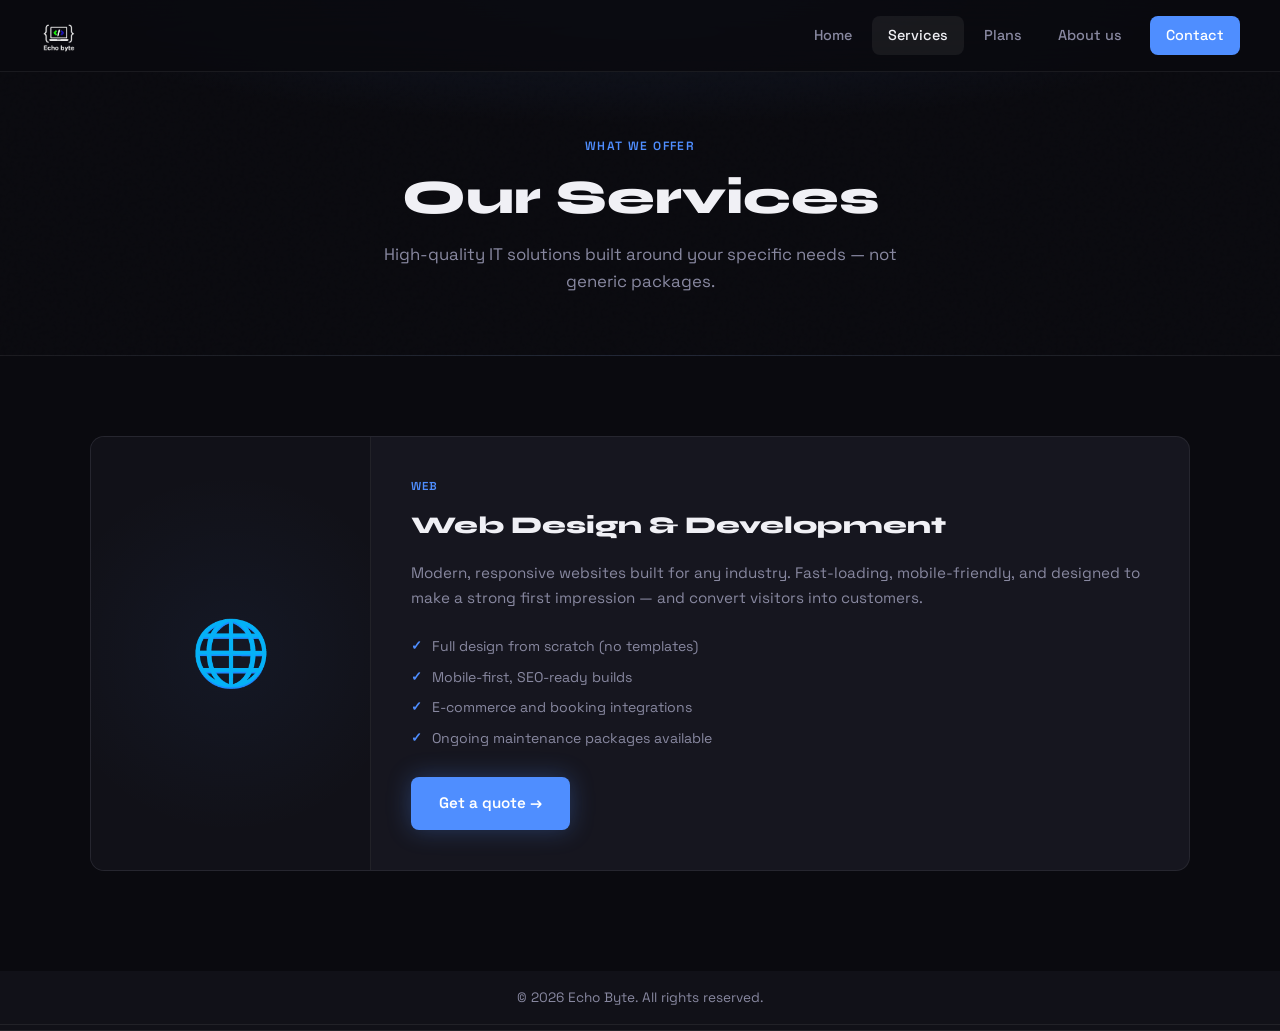
<file: services/index.html>
<!DOCTYPE html>
<html lang="en">
<head>
  <meta charset="UTF-8">
  <meta name="viewport" content="width=device-width, initial-scale=1.0, viewport-fit=cover">
  <title>Services — Echo Byte</title>
  <link rel="stylesheet" href="/css/style.css">
</head>
<body>

  <header>
  <img src="/images/Logo_transparntBG.png" alt="Echo Byte" class="logo-img">
  <div class="menu-toggle" id="menuToggle" aria-label="Toggle menu">
    <span></span><span></span><span></span>
  </div>
  <nav id="mainNav">
    <ul>
      <li><a href="/">Home</a></li>
      <li><a href="/services/" class="active">Services</a></li>
      <li><a href="/planne/">Plans</a></li>
      <li><a href="/about/">About us</a></li>
      <li><a href="/kontak/" class="nav-cta">Contact</a></li>
    </ul>
  </nav>
</header>

  <!-- Page hero -->
  <div class="page-hero">
    <span class="section-tag fade-in">What we offer</span>
    <h1 class="section-title fade-in fade-in-1">Our Services</h1>
    <p class="section-sub fade-in fade-in-2">High-quality IT solutions built around your specific needs — not generic packages.</p>
  </div>

  <!-- Services -->
  <section class="services-page">
    <div class="services-full-grid">

      <!--<div class="service-full-card fade-in">
        <div class="sfcard-visual">🖥️</div>
        <div class="sfcard-body">
          <div class="sfcard-tag">Hardware</div>
          <h2>PC Build & Upgrade</h2>
          <p>Whether you need a powerhouse workstation, a budget gaming rig, or an upgrade to breathe new life into existing hardware — we spec, source, and build it right.</p>
          <ul class="sfcard-features">
            <li>Custom builds tailored to your workload and budget</li>
            <li>Component sourcing and compatibility checks</li>
            <li>Hardware upgrades (RAM, GPU, storage, cooling)</li>
            <li>Post-build testing and OS setup</li>
          </ul>
          <a href="/kontak/" class="btn btn-primary">Get a quote →</a>
        </div>
      </div>-->

      <!--<div class="service-full-card fade-in fade-in-1">
        <div class="sfcard-visual">⚙️</div>
        <div class="sfcard-body">
          <div class="sfcard-tag">Development</div>
          <h2>Software Development</h2>
          <p>Off-the-shelf software rarely fits perfectly. We build custom tools, scripts, and applications that solve your specific business problems — nothing more, nothing less.</p>
          <ul class="sfcard-features">
            <li>Business automation and workflow tools</li>
            <li>Desktop and web-based applications</li>
            <li>API integrations and data pipelines</li>
            <li>Ongoing support and iteration</li>
          </ul>
          <a href="/kontak/" class="btn btn-primary">Get a quote →</a>
        </div>
      </div>-->

      <div class="service-full-card fade-in fade-in-2">
        <div class="sfcard-visual">🌐</div>
        <div class="sfcard-body">
          <div class="sfcard-tag">Web</div>
          <h2>Web Design & Development</h2>
          <p>Modern, responsive websites built for any industry. Fast-loading, mobile-friendly, and designed to make a strong first impression — and convert visitors into customers.</p>
          <ul class="sfcard-features">
            <li>Full design from scratch (no templates)</li>
            <li>Mobile-first, SEO-ready builds</li>
            <li>E-commerce and booking integrations</li>
            <li>Ongoing maintenance packages available</li>
          </ul>
          <a href="/kontak/" class="btn btn-primary">Get a quote →</a>
        </div>
      </div>

      <!--<div class="service-full-card fade-in fade-in-3">
        <div class="sfcard-visual">🔧</div>
        <div class="sfcard-body">
          <div class="sfcard-tag">Support</div>
          <h2>IT Support & Maintenance</h2>
          <p>Things break. Software misbehaves. We offer reliable ongoing IT support so that when something goes wrong, you're not left scrambling.</p>
          <ul class="sfcard-features">
            <li>Remote and on-site support</li>
            <li>Virus removal and security hardening</li>
            <li>Network setup and troubleshooting</li>
            <li>Scheduled preventive maintenance</li>
          </ul>
          <a href="/kontak/" class="btn btn-primary">Get a quote →</a>
        </div>
      </div>-->

    </div>
  </section>

   <footer class="footer-reveal">

  <div class="footer-preview">
    <p>© 2026 Echo Byte. All rights reserved.</p>
  </div>

  <div class="footer-large">

    <div class="footer-container">

      <div class="footer-brand">
        <img src="/images/Logo_transparntBG.png" alt="Echo Byte" class="footer-logo">

        <p>
          Practical, effective technology solutions designed for individuals
          and businesses that value reliability and simplicity.
        </p>
      </div>

      <div class="footer-column">
        <h3>Navigation</h3>
        <ul>
          <li><a href="/">Home</a></li>
          <li><a href="/about/">About Us</a></li>
          <li><a href="/planne/">Plans</a></li>
          <li><a href="/services/">Services</a></li>
          <li><a href="/kontak/">Contact</a></li>
        </ul>
      </div>

      <div class="footer-column">
        <h3>Legal</h3>
        <ul>
          <li><a href="/privacyagreement/">Privacy Agreement</a></li>
          <li><a href="/TandCs/">Terms & Conditions</a></li>
        </ul>
      </div>

    </div>

  </div>

</footer>
 
<script>
document.addEventListener("DOMContentLoaded", () => {
  const footer = document.querySelector(".footer-reveal");
  if (!footer) return;

  const preview = footer.querySelector(".footer-preview");
  const large = footer.querySelector(".footer-large");
  const safeArea = parseInt(getComputedStyle(document.documentElement).getPropertyValue('--sat') || '0');
const previewH = Math.max(preview ? preview.getBoundingClientRect().height : 60, 60) + safeArea;
  const largeH = large ? large.scrollHeight : 400;
  const totalH = previewH + largeH;

  footer.style.height = previewH + "px";

  let expanded = false;
  let startY = 0;

  const open = () => { expanded = true; footer.style.height = totalH + "px"; };
  const close = () => { expanded = false; footer.style.height = previewH + "px"; };

  const nearBottom = () => {
    const scrollable = document.documentElement.scrollHeight - window.innerHeight;
    if (scrollable <= 0) return true;
    return window.innerHeight + window.scrollY >= document.documentElement.scrollHeight - 10;
  };

  window.addEventListener("wheel", (e) => {
    if (!nearBottom()) return;
    if (e.deltaY > 0 && !expanded) open();
    if (e.deltaY < 0 && expanded) close();
  }, { passive: true });

  window.addEventListener("touchstart", (e) => {
    startY = e.touches[0].clientY;
  }, { passive: true });

  window.addEventListener("touchmove", (e) => {
    if (!nearBottom()) return;
    const diff = startY - e.touches[0].clientY;
    if (diff > 25 && !expanded) open();
    if (diff < -25 && expanded) close();
  }, { passive: true });
});
</script>

<script>
const toggle = document.getElementById("menuToggle");
const nav = document.getElementById("mainNav");

toggle.addEventListener("click", () => {
  nav.classList.toggle("open");
  toggle.classList.toggle("active");
});
</script>
</body>
</html>

<!--  ____            _     _       ____                   _         -->
<!-- |  _ \  __ _  __| | __| |_   _|___ \ _ __   __ _  ___| | _____  -->
<!-- | | | |/ _` |/ _` |/ _` | | | | __) | '_ \ / _` |/ __| |/ / __| -->
<!-- | |_| | (_| | (_| | (_| | |_| |/ __/| |_) | (_| | (__|   <\__ \ -->
<!-- |____/ \__,_|\__,_|\__,_|\__, |_____| .__/ \__,_|\___|_|\_\___/ -->
<!--                          |___/      |_|                         -->
</file>
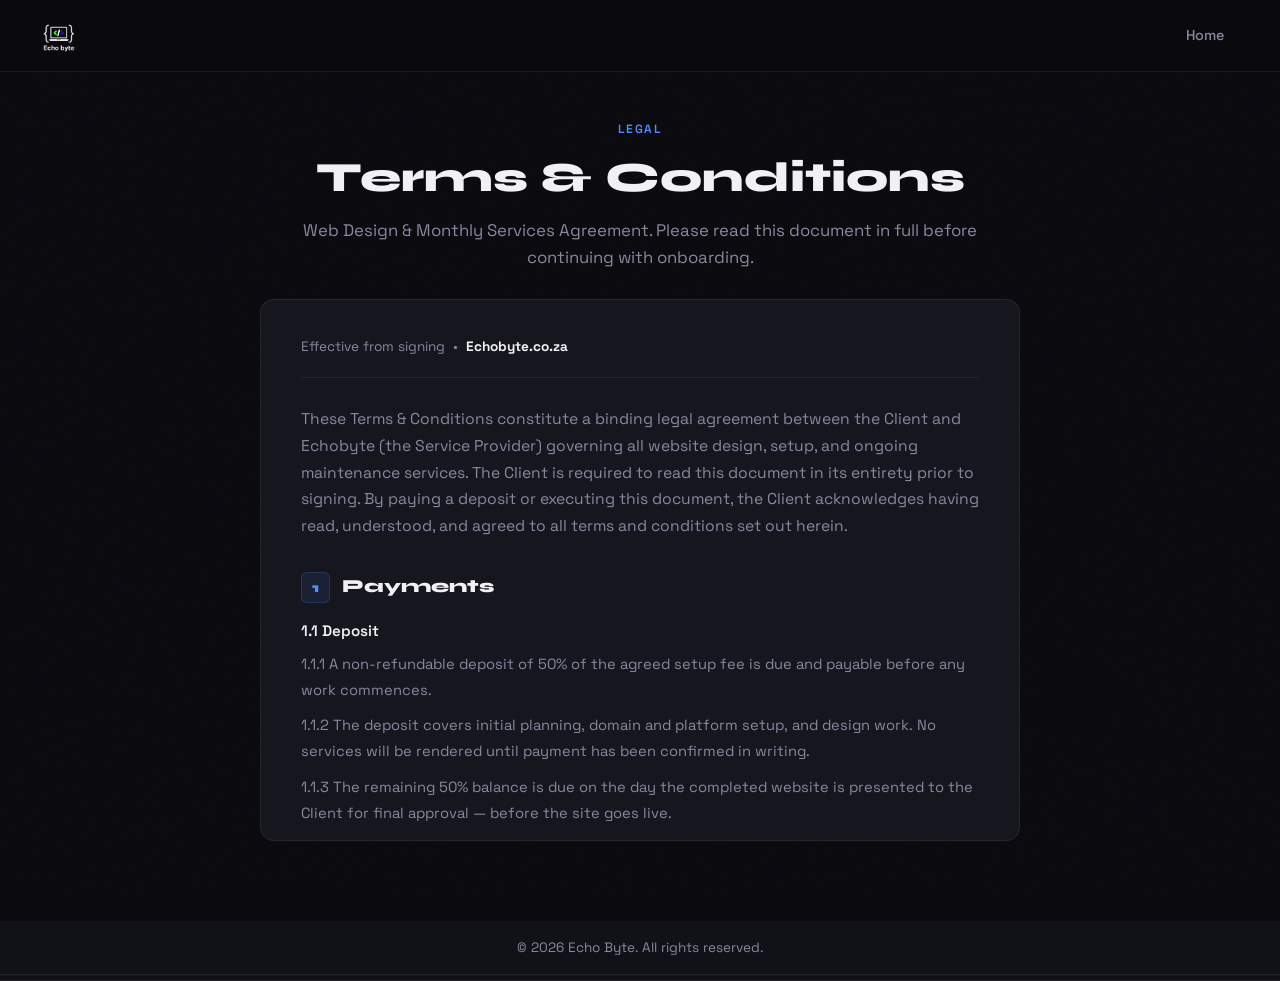
<file: TandCs/index.html>
<!DOCTYPE html>
<html lang="en">
<head>
<meta charset="UTF-8">
<meta name="viewport" content="width=device-width, initial-scale=1.0, viewport-fit=cover">
<title>Terms & Conditions — Echobyte</title>
<link rel="stylesheet" href="/css/style.css">
</head>
<body>

<header>
  <a href="/" style="display:flex;align-items:center;gap:10px;">
    <img src="/images/Logo_transparntBG.png" alt="Echo Byte" class="logo-img">
  </a>
  <nav>
    <ul>
      <li><a href="/">Home</a></li>
    </ul>
  </nav>
</header>

<main class="legal-page">
  <div class="legal-wrap">

    <div class="legal-header fade-in">
      <span class="section-tag">Legal</span>
      <h1 class="section-title">Terms &amp; Conditions</h1>
      <p class="section-sub">Web Design &amp; Monthly Services Agreement. Please read this document in full before continuing with onboarding.</p>
    </div>

    <div class="legal-card fade-in fade-in-1">
      <div class="legal-scroll" id="legalScroll">

        <div class="legal-meta">
          Effective from signing &nbsp;•&nbsp; <strong>Echobyte.co.za</strong>
        </div>

        <p class="legal-intro">
          These Terms &amp; Conditions constitute a binding legal agreement between the Client and Echobyte (the Service Provider) governing all website design, setup, and ongoing maintenance services. The Client is required to read this document in its entirety prior to signing. By paying a deposit or executing this document, the Client acknowledges having read, understood, and agreed to all terms and conditions set out herein.
        </p>

        <!-- 1. Payments -->
        <div class="legal-section">
          <div class="legal-section-head">
            <span class="legal-num">1</span>
            <h2>Payments</h2>
          </div>

          <div class="legal-sub">
            <h3>1.1 Deposit</h3>
            <p>1.1.1 A non-refundable deposit of 50% of the agreed setup fee is due and payable before any work commences.</p>
            <p>1.1.2 The deposit covers initial planning, domain and platform setup, and design work. No services will be rendered until payment has been confirmed in writing.</p>
            <p>1.1.3 The remaining 50% balance is due on the day the completed website is presented to the Client for final approval — before the site goes live.</p>
          </div>

          <div class="legal-callout">
            <strong>Important:</strong> No services will commence until the deposit has been received and confirmed in Echobyte's account. Commencement of work is strictly conditional upon receipt of the deposit.
          </div>

          <div class="legal-sub">
            <h3>1.2 Monthly Retainer (Standard &amp; Premium Clients)</h3>
            <p>1.2.1 Monthly retainer fees are billed on the 1st of each month and must be paid within 7 days.</p>
            <p>1.2.2 If payment is not received within 7 days of the due date, maintenance and support services shall be suspended until the outstanding balance is settled in full.</p>
            <p>1.2.3 If payment is not received within 30 days of the due date, Echobyte reserves the right to suspend services, including access, updates, and management. Where technically feasible and within Echobyte's control, the website may be taken offline, and steps may be taken to recover the outstanding amount, including referral to a debt collection agent.</p>
          </div>

          <div class="legal-sub">
            <h3>1.3 Late or Non-Payment</h3>
            <p>1.3.1 Invoices unpaid after 7 days will incur a late fee of R150 per week until settled.</p>
            <p>1.3.2 In the event of persistent non-payment, Echobyte reserves the right to take the Client's website offline. Services will be reinstated within 24 hours of receipt of full payment.</p>
            <p>1.3.3 Any legal or collection costs incurred as a result of non-payment are for the Client's account.</p>
          </div>

          <div class="legal-sub">
            <h3>1.4 Payment Methods</h3>
            <p>1.4.1 Accepted payment methods: EFT (bank transfer) and card payment via Stripe.</p>
            <p>1.4.2 For Premium clients, ad spend (Facebook, Google) is billed directly to the Client by the relevant platform. Echobyte charges a management fee as part of the monthly retainer.</p>
          </div>
        </div>

        <!-- 2. Project & Delivery -->
        <div class="legal-section">
          <div class="legal-section-head">
            <span class="legal-num">2</span>
            <h2>Project &amp; Delivery</h2>
          </div>

          <div class="legal-sub">
            <h3>2.1 Client Responsibilities</h3>
            <p>2.1.1 The Client agrees to provide all required content — including text, images, logos, and branding preferences — within 7 days of the deposit being paid.</p>
            <p>2.1.2 Delays attributable to the Client's failure to supply content timeously shall extend the delivery date by an equivalent period. Echobyte bears no liability for late delivery where such delay is caused by the Client.</p>
          </div>

          <div class="legal-sub">
            <h3>2.2 Project Abandonment</h3>
            <p>2.2.1 Where the Client fails to respond to communications for a period of 14 consecutive days following commencement of the project, the project shall be deemed abandoned.</p>
            <p>2.2.2 Upon abandonment, the deposit shall be forfeited in its entirety and no refund shall be issued. All work completed to that point remains the property of Echobyte until full payment is received.</p>
            <p>2.2.3 If the Client returns after abandonment and wishes to continue, a new deposit may be required at Echobyte's discretion.</p>
          </div>

          <div class="legal-callout">
            <strong>Note:</strong> Should the Client anticipate delays in communication, the Client is encouraged to notify Echobyte in writing. Proactive communication will be taken into account when assessing project abandonment.
          </div>

          <div class="legal-sub">
            <h3>2.3 Delivery Timeline</h3>
            <p>2.3.1 Estimated delivery timelines will be agreed upon before work begins. Timelines assume all content is provided on time by the Client.</p>
            <p>2.3.2 While estimated timelines are provided, delays may occur due to client-side or external factors. Echobyte will communicate any delays proactively.</p>
          </div>
        </div>

        <!-- 3. Revisions & Design -->
        <div class="legal-section">
          <div class="legal-section-head">
            <span class="legal-num">3</span>
            <h2>Revisions &amp; Design</h2>
          </div>

          <div class="legal-sub">
            <h3>3.1 Included Revision Rounds</h3>
            <p>3.1.1 All packages include 2 rounds of revisions to the design after the initial draft is presented.</p>
            <p>3.1.2 A revision round means a consolidated list of changes submitted by the Client in one go — not individual change requests sent one at a time. Revisions do not include complete redesigns or changes to the original project brief.</p>
          </div>

          <div class="legal-sub">
            <h3>3.2 Additional Revisions</h3>
            <p>3.2.1 Any revisions beyond the 2 included rounds will be charged at R250 per hour, billed in 30-minute increments.</p>
            <p>3.2.2 Additional revision charges will be quoted and agreed upon in writing before any work begins.</p>
          </div>

          <div class="legal-sub">
            <h3>3.3 Client Dissatisfaction</h3>
            <p>3.3.1 Echobyte shall make every effort to deliver a design that is consistent with the Client's brief. Any dissatisfaction with the initial design direction must be communicated in writing during the first revision round.</p>
            <p>3.3.2 If the Client rejects the final design after both revision rounds have been used, no refund will be issued on the deposit or any amounts paid.</p>
            <p>3.3.3 No refunds shall be issued for completed work. Echobyte's obligation is to apply the included revision rounds as specified in this agreement. No further obligation arises once those rounds have been exhausted.</p>
          </div>

          <div class="legal-sub">
            <h3>3.4 Maintenance (Standard and Premium Clients)</h3>
            <p>3.4.1 All website change requests must be submitted to Echobyte via email, including a clear description of the requested changes and any supporting content.</p>
            <p>3.4.2 Echobyte will use reasonable endeavours to implement approved change requests. Changes will be published no later than the 5th of the month following receipt of the request. Urgent changes requiring implementation within 24 hours will attract an additional charge of R80, which must be agreed upon in writing prior to commencement.</p>
            <p>3.4.3 On a monthly basis, Echobyte will issue a written communication to the Client requesting any pending change requests, together with a status update on the Client's website, including uptime status and any revisions implemented during that period.</p>
          </div>

          <div class="legal-callout">
            <strong>Tip:</strong> The level of detail provided by the Client in the initial brief is directly correlated with the number of revision rounds required. Clients are strongly advised to provide comprehensive style references, colour preferences, and content examples at the outset.
          </div>
        </div>

        <!-- 4. Security & Website Uptime -->
        <div class="legal-section">
          <div class="legal-section-head">
            <span class="legal-num">4</span>
            <h2>Security &amp; Website Uptime</h2>
          </div>

          <div class="legal-sub">
            <h3>4.1 Platform Responsibility</h3>
            <p>4.1.1 Websites built on the team of web designers platform are hosted and secured by team of web designers Inc. Website uptime, SSL certification, and data security are governed exclusively by team of web designers's own terms of service and infrastructure. Echobyte bears no liability in respect thereof.</p>
            <p>4.1.2 Websites built on team of web designers are hosted on third-party hosting providers. Uptime and server-side security are the responsibility of the hosting provider.</p>
            <p>4.1.3 Echobyte does not guarantee 100% uptime. Downtime resulting from platform outages, hosting provider failures, or third-party service interruptions falls outside the control and liability of Echobyte.</p>
          </div>

          <div class="legal-sub">
            <h3>4.2 Hacking &amp; Security Breaches</h3>
            <p>4.2.1 Echobyte takes reasonable precautions during the setup process to ensure the security of the Client's website. However, Echobyte cannot guarantee that the website will be immune from unauthorised access or compromise.</p>
            <p>4.2.2 In the event of a security breach, Echobyte will provide reasonable assistance in investigating and restoring the affected website. Recovery work falling outside the scope of standard maintenance may be invoiced separately.</p>
            <p>4.2.3 The Client is solely responsible for maintaining the confidentiality of their login credentials. Echobyte accepts no liability for security breaches arising from the Client's disclosure of passwords or use of inadequate credentials.</p>
          </div>

          <div class="legal-sub">
            <h3>4.3 Domain &amp; Platform Accounts</h3>
            <p>4.3.1 Domain registrations (Absolute Hosting) and platform accounts (team of web designers) are registered in the Client's name wherever possible. The Client owns these accounts.</p>
            <p>4.3.2 Annual domain renewal fees are the Client's responsibility unless otherwise agreed in writing.</p>
          </div>

          <div class="legal-sub">
            <h3>4.4 Google Ads Services (Premium Tier Only)</h3>
            <p><strong style="color:var(--text);">4.4.1 Scope of Service</strong> — Echobyte will set up, manage, and optimize Google Ads campaigns on behalf of the Client as part of the Premium Tier offering. This includes campaign configuration, keyword targeting, basic performance monitoring, and adjustments where necessary.</p>
            <p><strong style="color:var(--text);">4.4.2 No Guarantee of Results</strong> — While Echobyte will make reasonable efforts to optimize campaign performance, no specific results, conversions, leads, or return on investment (ROI) are guaranteed. Advertising outcomes depend on multiple external factors beyond Echobyte's control.</p>
            <p><strong style="color:var(--text);">4.4.3 Third-Party Platform Dependency</strong> — Echobyte shall not be held responsible for any downtime, errors, suspensions, or performance issues related to Google Ads or any associated third-party services. Such issues are outside the scope and control of Echobyte.</p>
            <p><strong style="color:var(--text);">4.4.4 Advertising Costs and Budget Allocation</strong> — Advertising spend is allocated from the Client's monthly retainer unless otherwise agreed in writing. The actual cost of ads is determined solely by Google Ads and may vary based on bidding, competition, and market conditions.</p>
            <p><strong style="color:var(--text);">4.4.5 Budget Limitations</strong> — Echobyte will operate within the agreed budget; however, minor fluctuations in spend may occur due to automated bidding systems. Echobyte is not liable for slight over- or under-spend within reasonable limits.</p>
            <p><strong style="color:var(--text);">4.4.6 Client Responsibility</strong> — The Client is responsible for:</p>
            <ul>
              <li>Providing accurate business information, pricing, and landing pages</li>
              <li>Ensuring compliance with Google Ads policies</li>
              <li>Approving ad content where required</li>
            </ul>
            <p>Echobyte shall not be liable for poor performance resulting from inaccurate or incomplete information supplied by the Client.</p>
            <p><strong style="color:var(--text);">4.4.7 Account Access and Ownership</strong> — Where applicable, the Client retains ownership of their Google Ads account. Echobyte may be granted access for management purposes. Upon termination, access will be revoked unless otherwise agreed.</p>
            <p><strong style="color:var(--text);">4.4.8 Suspension or Policy Violations</strong> — Echobyte is not responsible for account suspensions or restrictions imposed by Google Ads due to policy violations, whether caused directly or indirectly by the Client's business practices, content, or industry.</p>
            <p><strong style="color:var(--text);">4.4.9 Reporting and Transparency</strong> — Echobyte may provide periodic performance summaries; however, real-time performance data remains accessible via the Client's Google Ads account.</p>
            <p><strong style="color:var(--text);">4.4.10 Limitation of Liability</strong> — Echobyte shall not be held liable for any direct or indirect loss of revenue, leads, or business resulting from the use of Google Ads services.</p>
          </div>
        </div>

        <!-- 5. Exit Clause & Termination -->
        <div class="legal-section">
          <div class="legal-section-head">
            <span class="legal-num">5</span>
            <h2>Exit Clause &amp; Termination</h2>
          </div>

          <div class="legal-sub">
            <h3>5.1 Termination by Client</h3>
            <p>The Client may terminate this agreement at any time by providing a minimum of 30 (thirty) days' written notice to Echobyte. All services shall continue to be rendered during the notice period, and the Client remains liable for all fees accruing within that period.</p>
          </div>

          <div class="legal-sub">
            <h3>5.2 Termination by Echobyte</h3>
            <p>Echobyte reserves the right to terminate this agreement with immediate effect under the following circumstances:</p>
            <ul>
              <li>Breach of these Terms and Conditions</li>
              <li>Abusive, threatening, or unreasonable behaviour toward Echobyte</li>
              <li>Requests that fall outside agreed scope and are not resolved</li>
              <li>Any activity deemed illegal, unethical, or damaging to Echobyte's reputation</li>
            </ul>
          </div>

          <div class="legal-sub">
            <h3>5.3 Outstanding Fees</h3>
            <p>Upon termination, all outstanding fees up to the termination date become immediately due and payable. No refunds will be issued for services already rendered.</p>
          </div>

          <div class="legal-sub">
            <h3>5.4 Suspension of Services</h3>
            <p>Echobyte reserves the right to suspend services without notice in cases of non-payment or breach, until the issue is resolved.</p>
          </div>

          <div class="legal-sub">
            <h3>5.5 Handover of Assets</h3>
            <p>Upon termination and full settlement of all outstanding amounts:</p>
            <ul>
              <li>The Client will be provided with access to their website files and relevant assets</li>
              <li>Echobyte is not responsible for ongoing hosting, maintenance, or third-party integrations after termination</li>
            </ul>
          </div>

          <div class="legal-sub">
            <h3>5.6 Data Retention</h3>
            <p>Echobyte may retain client data and files for up to 30 days after termination. Thereafter, all data may be permanently deleted without further notice.</p>
          </div>

          <div class="legal-sub">
            <h3>5.7 Limitation of Liability Upon Exit</h3>
            <p>Echobyte shall not be held liable for any loss of business, revenue, or data resulting from termination or transfer of services.</p>
          </div>

          <div class="legal-sub">
            <h3>5.8 Re-Onboarding</h3>
            <p>Should the Client wish to resume services after termination, Echobyte reserves the right to charge a new setup or onboarding fee.</p>
          </div>
        </div>

        <!-- 6. General -->
        <div class="legal-section">
          <div class="legal-section-head">
            <span class="legal-num">6</span>
            <h2>General</h2>
          </div>

          <div class="legal-sub">
            <h3>6.1 Agreement</h3>
            <p>6.1.1 These Terms &amp; Conditions apply to all services rendered, including once-off projects and ongoing retainers.</p>
            <p>6.1.2 By paying a deposit or signing this document, the Client confirms they have read, understood, and agreed to these terms.</p>
          </div>

          <div class="legal-sub">
            <h3>6.2 Amendments</h3>
            <p>6.2.1 Echobyte reserves the right to amend these Terms &amp; Conditions at any time. Clients will be notified of material changes in writing not less than 14 days prior to such changes taking effect.</p>
          </div>

          <div class="legal-sub">
            <h3>6.3 Governing Law</h3>
            <p>6.3.1 This agreement is governed by the laws of the Republic of South Africa.</p>
          </div>

          <div class="legal-sub">
            <h3>6.4 Limitation of Liability</h3>
            <p>6.4.1 Echobyte's total liability for any claim arising from this agreement shall be limited to the amount paid by the Client for services in the 30 days preceding the claim.</p>
            <p>6.4.2 Echobyte shall not be liable for any indirect or consequential loss, including loss of profit, revenue, or business.</p>
          </div>

          <div class="legal-sub">
            <h3>6.5 Force Majeure</h3>
            <p>Echobyte shall not be held liable for any delay or failure to perform its obligations due to events beyond its reasonable control, including but not limited to power outages, internet failures, third-party service outages, natural disasters, or government actions.</p>
          </div>

          <div class="legal-sub">
            <h3>6.6 Service Level Agreement (SLA)</h3>
            <p>6.6.1 Echobyte will use reasonable endeavours to respond to Client support requests within 24 hours during business hours. Premium clients will receive a response within 12 hours on the same day. Response times are provided on a best-efforts basis and do not constitute a guarantee.</p>
            <p>6.6.2 Critical issues, including website downtime, shall be treated as priority matters and addressed ahead of routine requests.</p>
            <p>6.6.3 Resolution times are not guaranteed and may be contingent upon the response times of third-party services.</p>
          </div>

          <div class="legal-sub">
            <h3>6.7 Intellectual Property</h3>
            <p>6.7.1 All work, including website files and designs, remains the property of Echobyte until full payment has been received.</p>
            <p>6.7.2 Upon full payment, ownership of the final deliverables transfers to the Client, excluding any third-party licensed materials.</p>
          </div>

          <div class="legal-sub">
            <h3>6.8 Scope of Work</h3>
            <p>6.8.1 Services are limited to the agreed package and scope.</p>
            <p>6.8.2 Any work or requests falling outside the agreed scope shall be subject to additional charges. Such charges will be communicated to and approved by the Client in writing before any additional work commences.</p>
            <p>Examples of out-of-scope work include (but are not limited to):</p>
            <ul>
              <li>Additional pages</li>
              <li>Redesigns</li>
              <li>New functionality</li>
              <li>Integrations or content creation not included in the original brief</li>
            </ul>
          </div>
        </div>

        <hr class="legal-divider">

      </div>
    </div>
  </div>
</main>

<footer class="footer-reveal">

  <div class="footer-preview">
    <p>© 2026 Echo Byte. All rights reserved.</p>
  </div>

  <div class="footer-large">

    <div class="footer-container">

      <div class="footer-brand">
        <img src="/images/Logo_transparntBG.png" alt="Echo Byte" class="footer-logo">

        <p>
          Practical, effective technology solutions designed for individuals
          and businesses that value reliability and simplicity.
        </p>
      </div>

      <div class="footer-column">
        <h3>Navigation</h3>
        <ul>
          <li><a href="/">Home</a></li>
          <li><a href="/about/">About Us</a></li>
          <li><a href="/planne/">Plans</a></li>
          <li><a href="/services/">Services</a></li>
          <li><a href="/kontak/">Contact</a></li>
        </ul>
      </div>

      <div class="footer-column">
        <h3>Legal</h3>
        <ul>
          <li><a href="/privacyagreement/">Privacy Agreement</a></li>
          <li><a href="/TandCs/">Terms & Conditions</a></li>
        </ul>
      </div>

    </div>

  </div>

</footer>
 
<script>
document.addEventListener("DOMContentLoaded", () => {
  const footer = document.querySelector(".footer-reveal");
  if (!footer) return;

  const preview = footer.querySelector(".footer-preview");
  const large = footer.querySelector(".footer-large");
  const safeArea = parseInt(getComputedStyle(document.documentElement).getPropertyValue('--sat') || '0');
const previewH = Math.max(preview ? preview.getBoundingClientRect().height : 60, 60) + safeArea;
  const largeH = large ? large.scrollHeight : 400;
  const totalH = previewH + largeH;

  footer.style.height = previewH + "px";

  let expanded = false;
  let startY = 0;

  const open = () => { expanded = true; footer.style.height = totalH + "px"; };
  const close = () => { expanded = false; footer.style.height = previewH + "px"; };

  const nearBottom = () => {
    const scrollable = document.documentElement.scrollHeight - window.innerHeight;
    if (scrollable <= 0) return true;
    return window.innerHeight + window.scrollY >= document.documentElement.scrollHeight - 10;
  };

  window.addEventListener("wheel", (e) => {
    if (!nearBottom()) return;
    if (e.deltaY > 0 && !expanded) open();
    if (e.deltaY < 0 && expanded) close();
  }, { passive: true });

  window.addEventListener("touchstart", (e) => {
    startY = e.touches[0].clientY;
  }, { passive: true });

  window.addEventListener("touchmove", (e) => {
    if (!nearBottom()) return;
    const diff = startY - e.touches[0].clientY;
    if (diff > 25 && !expanded) open();
    if (diff < -25 && expanded) close();
  }, { passive: true });
});
</script>

<script>
const toggle = document.getElementById("menuToggle");
const nav = document.getElementById("mainNav");

if (toggle && nav) {
  toggle.addEventListener("click", () => {
    nav.classList.toggle("open");
    toggle.classList.toggle("active");
  });
}
</script>
</body>
</html>

<!--  ____            _     _       ____                   _         -->
<!-- |  _ \  __ _  __| | __| |_   _|___ \ _ __   __ _  ___| | _____  -->
<!-- | | | |/ _` |/ _` |/ _` | | | | __) | '_ \ / _` |/ __| |/ / __| -->
<!-- | |_| | (_| | (_| | (_| | |_| |/ __/| |_) | (_| | (__|   <\__ \ -->
<!-- |____/ \__,_|\__,_|\__,_|\__, |_____| .__/ \__,_|\___|_|\_\___/ -->
<!--                          |___/      |_|                         -->
</file>
<file: css/style.css>
@import url("./styles.css");
</file>
